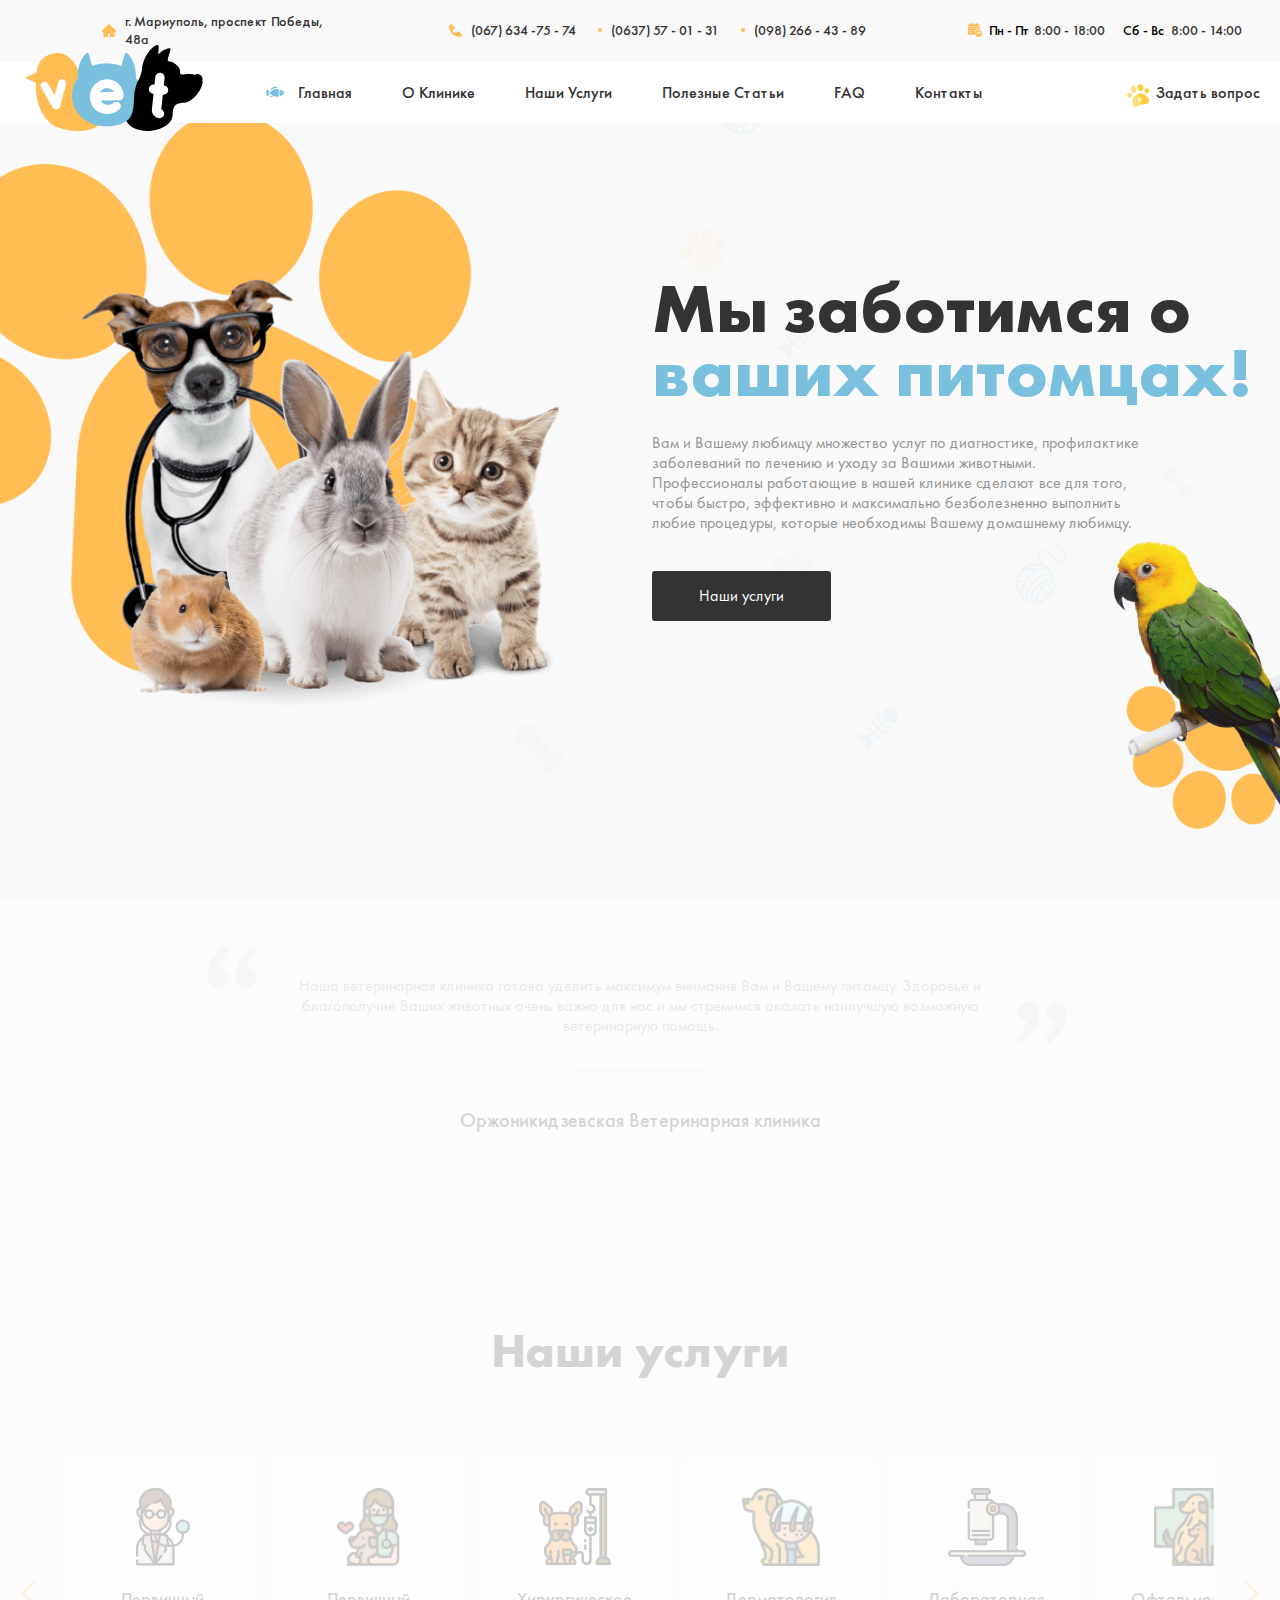
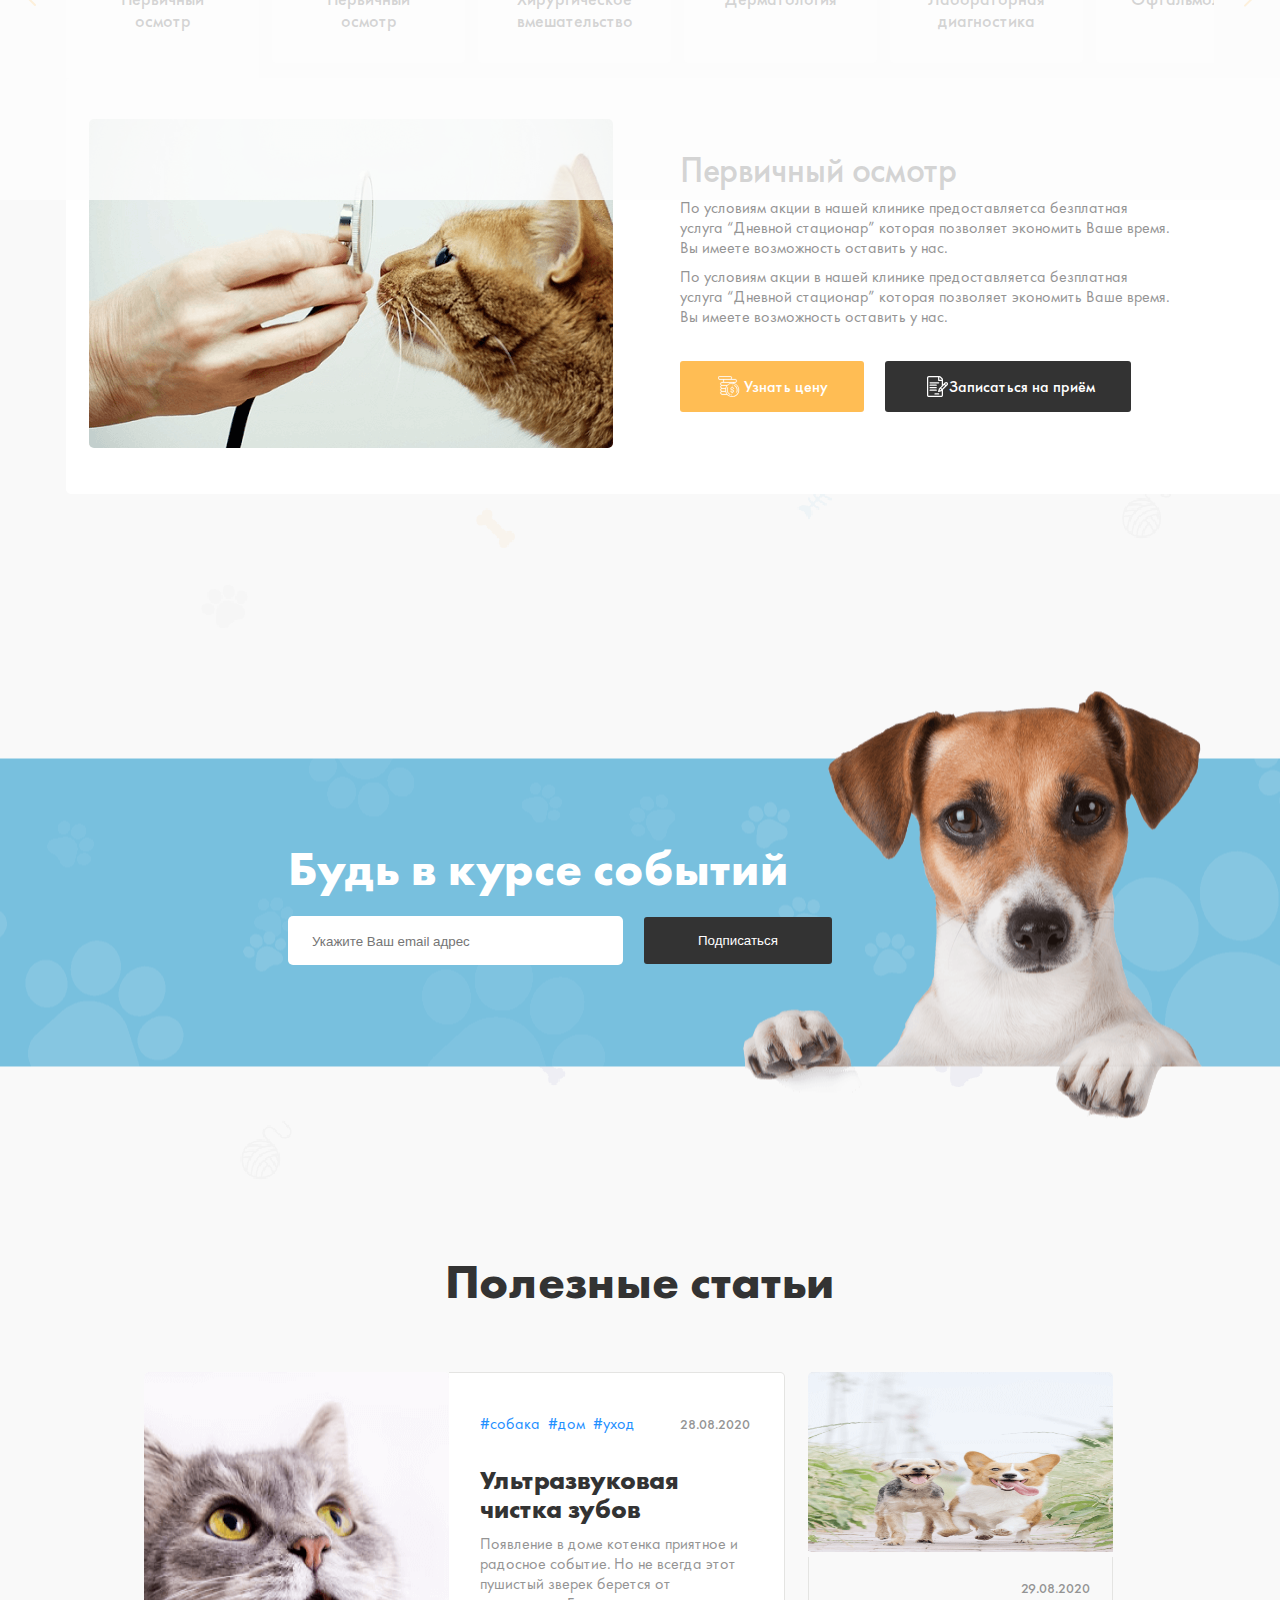
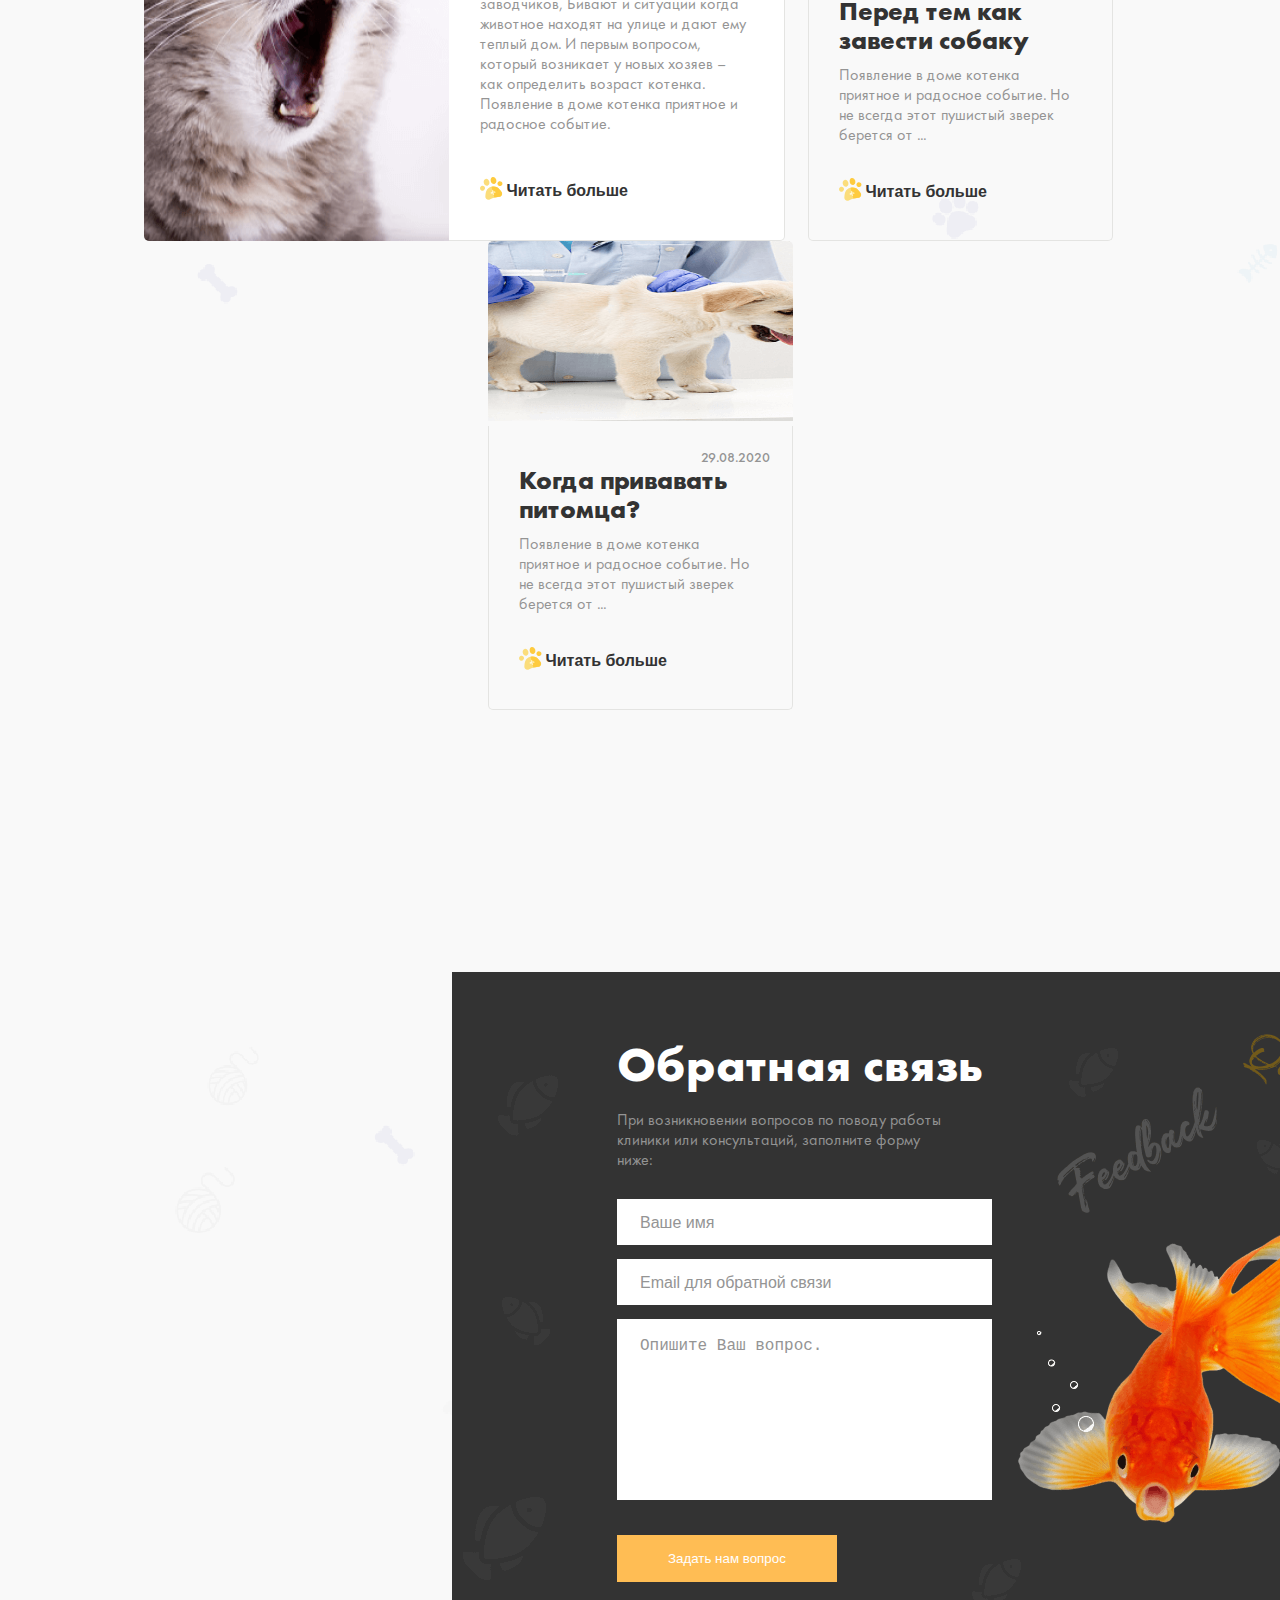
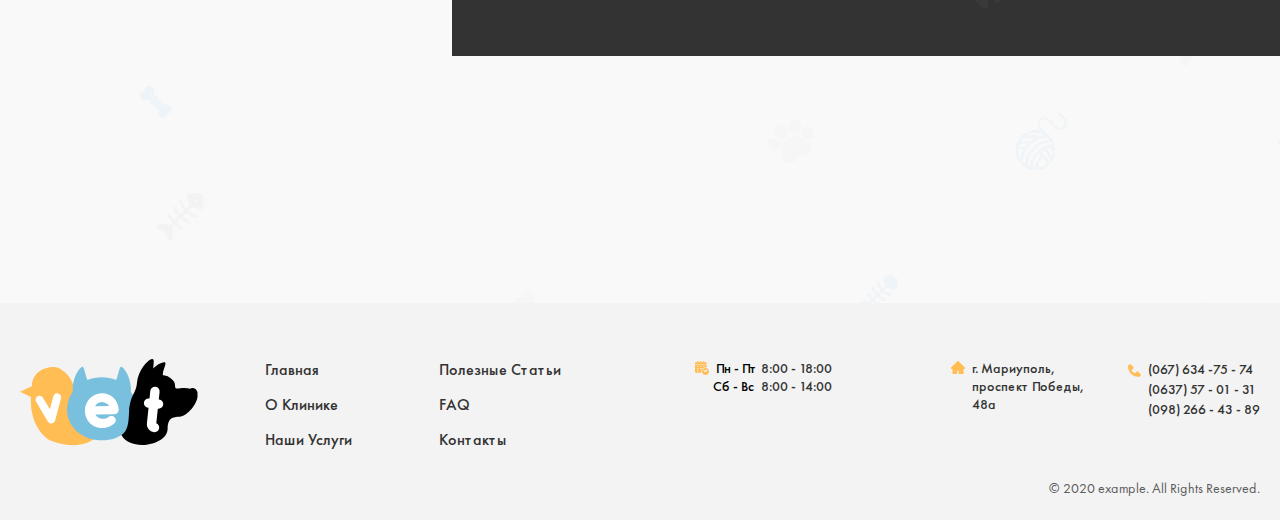
<file: index.html>
<!DOCTYPE html>
<html lang="ru">
<head>
  <meta charset="UTF-8">
  <meta http-equiv="X-UA-Compatible" content="IE=edge">
  <meta name="viewport" content="width=device-width, initial-scale=1.0">
  <title>Veterinary clinic</title>
  <link rel="stylesheet" href="css/style.css">
</head>
<body>

  <header class="site-header">
    <div class="site-header__top header-top">
      <div class="header-top__container container">
        <address class="header-top__address header-top__font">г. Мариуполь, проспект Победы, 48а</address>
        <ul class="header-top__list">
          <li class="header-top__item"><a href="tel:(067)634-75-74" class="header-top__tel header-top__font">(067) 634 -75 - 74</a></li>
          <li class="header-top__item"><a href="tel:(0637)57-01-31" class="header-top__tel header-top__font">(0637) 57 - 01 - 31</a></li>
          <li class="header-top__item"><a href="tel:(098)266-43-89" class="header-top__tel header-top__font">(098) 266 - 43 - 89</a></li>
        </ul>
        <div class="data-wrapper">
          <data value class="header-top__data data-first header-top__font"><span>Пн - Пт</span> 8:00 - 18:00</data>
          <data value class="header-top__data header-top__font"><span>Сб - Вс</span> 8:00 - 14:00</data>
        </div>
      </div>
    </div>

    <div class="site-header__bottom">
      <div class="site-header__container container">
        <div class="div">
          <a class="site-header__logo-link" href="index.html"><img class="site-header__logo" src="img/icon/logo.svg" alt="site-logo"></a>
        </div>
        <button class="site-header__burger"></button>
        <nav class="site-header__nav">
          <ul class="site-header__list">
          <li class="site-header__item site-header__item--active"><a class="site-header__link site-link" href="index.html">Главная</a></li>
          <li class="site-header__item"><a class="site-header__link site-link" href="#">О Клинике</a></li>
          <li class="site-header__item"><a class="site-header__link site-link" href="services.html">Наши Услуги</a></li>
          <li class="site-header__item"><a class="site-header__link site-link" href="#">Полезные Статьи</a></li>
          <li class="site-header__item"><a class="site-header__link site-link" href="FAQ.html">FAQ</a></li>
          <li class="site-header__item"><a class="site-header__link site-link" href="#">Контакты</a></li>
        </ul>
        </nav>
        <div class="header-btn">
          <a href="question.html" class="site-header__ask site-link js-open-modal">Задать вопрос</a>
        </div>
      </div>
    </div>  
  </header>
    
  <main class="site-main">
    <section class="hero">
      <div class="hero__container container">
        <div class="hero__content">
          <h1 class="hero__heading">Мы заботимся о <span>ваших питомцах!</span></h1>
        <div class="hero__desc">
          <p class="hero__text">Вам и Вашему любимцу множество услуг по диагностике, профилактике заболеваний по лечению и уходу за Вашими животными. Профессионалы работающие в нашей клинике сделают все для того, чтобы быстро, эффективно и максимально безболезненно выполнить любие процедуры, которые необходимы Вашему домашнему любимцу.</p>
        </div>
        <div class="hero__link-wrap">
          <a href="#our-services" class="hero__link button">Наши услуги</a>
        </div>
        </div>
      </div>
    </section>

    <section class="features">
      <h2 class="visually-hidden">Zoo</h2>
      <div class="features__container container">
        <div class="features__content">
          <blockquote class="features__bl">Наша ветеринарная клиника готова уделить максимум внимания Вам и Вашему питамцу. Здоровье и благополучие Ваших животных очень важно для нас и мы стремимся оказать наилучшую возможную ветеринарную помощь.</blockquote>
        </div>
        <p class="features__desc">Оржоникидзевская Ветеринарная клиника</p>
      </div>
    </section>

    <section class="our-services">
      <div class="container" id="our-services">
        <div class="our-services__container">
          <h2 class="our-services__heading">Наши услуги</h2>
          <div class="our-services__menu">
            <div class="our-services__cards">
              <button class="our-service__button our-service__button--prev"></button>
              <button class="our-service__button our-service__button--next"></button>
              <ol class="our-services__list">
                <li class="our-services__item our-service our-service--active">
                  <a href="#" class="our-service__link">
                    <p class="our-service__desc">Первичный осмотр</p>
                  </a>
                </li>

                <li class="our-services__item our-service">
                  <a href="#" class="our-service__link">
                    <p class="our-service__desc">Первичный осмотр</p>
                  </a>
                </li>

                <li class="our-services__item our-service">
                  <a href="#" class="our-service__link">
                    <p class="our-service__desc">Хирургическое вмешательство</p>
                  </a>
                </li>

                <li class="our-services__item our-service">
                  <a href="#" class="our-service__link">
                    <p class="our-service__desc">Дерматология</p>
                  </a>
                </li>

                <li class="our-services__item our-service">
                  <a href="#" class="our-service__link">
                    <p class="our-service__desc">Лабораторная диагностика</p>
                  </a>
                </li>

                <li class="our-services__item our-service">
                  <a href="#" class="our-service__link">
                    <p class="our-service__desc">Офтальмология</p>
                  </a>
                </li>

                <li class="our-services__item our-service">
                  <a href="#" class="our-service__link">
                    <p class="our-service__desc">УЗИ
                      диагностика</p>
                  </a>
                </li>
                <li class="our-services__item our-service">
                  <a href="#" class="our-service__link">
                    <p class="our-service__desc">Чипирование</p>
                  </a>
                </li>
                <li class="our-services__item our-service">
                  <a href="#" class="our-service__link">
                    <p class="our-service__desc">Международные паспорта</p>
                  </a>
                </li>
                <li class="our-services__item our-service">
                  <a href="#" class="our-service__link">
                    <p class="our-service__desc">Вакцинация</p>
                  </a>
                </li>
                <li class="our-services__item our-service">
                  <a href="#" class="our-service__link">
                    <p class="our-service__desc">Стоматология</p>
                  </a>
                </li>

                <li class="our-services__item our-service">
                  <a href="#" class="our-service__link">
                    <p class="our-service__desc">Вызов на дом</p>
                  </a>
                </li>
                
              </ol>
            </div>

            <div class="our-services__content">
              <div class="services-content__img">
                <img src="/img/cat.png" alt=" " class="services-content__image" width="524" height="329" srcset="/img/cat.png 1x, /img/cat@2x.png 2x">
              </div>
              <div class="services-content__service">
                <h2 class="services-content__heading">Первичный осмотр</h2>
                <p class="services-content__text">По условиям акции в нашей клинике предоставляетса безплатная услуга “Дневной стационар” которая позволяет экономить Ваше время. Вы имеете возможность оставить у нас.</p>
                <p class="services-content__text services-content__last-txt">По условиям акции в нашей клинике предоставляетса безплатная услуга “Дневной стационар” которая позволяет экономить Ваше время. Вы имеете возможность оставить у нас.</p>
                <div class="services-content__btns">
                  <a href="#" class="button services-content__link button-light price-btn">Узнать цену</a><a href="#" class="button services-content__link document-btn">Записаться на приём</a>
                </div>
              </div>
            </div>
            
          </div>
        </div>
        
      </div>
    </section>

    <section class="cute-dog">
        <div class="cute-dog__container container">
          <div class="cute-dog__inner">
            <h2 class="visually-hidden">Счастливый питомец</h2>
            <p class="cute-dog__heading">Будь в курсе событий</p>
            <form class="cute-dog__form site-form" action="https://echo.htmlacademy.ru" method="POST">        
              <input class="cute-dog__input" name="email_address" type="email" aria-label="Email address" pattern="^([a-z0-9_\.-]+)@([\da-z\.-]+)\.([a-z\.]{2,6})$" placeholder="Укажите Ваш email адрес">
              <button type="submit" class="button cute-dog__btn">Подписаться</button>
            </form>
          </div>
            
        </div>
      
    </section>

    <section class="useful-articles">
      <div class="useful-articles__container container">
        <h2 class="useful-articles__heading">Полезные статьи</h2>
        <ul class="useful-articles__list">
          <li class="useful-articles__item article-card article-card--active">
            <img class="article-card__img article-card__img-big" src="/img/murka.png" alt=" " srcset="/img/murka.png 1x, /img/murka@2x.png 2x" width="305" height="180">
            <!-- <img class="article-card__img article-card__img-mini" src="/img/murka-default.png" alt=" " srcset="/img/murka-default.png 1x, /img/murka-default@2x.png 2x" width="305" height="180"> -->
            <div class="article-card__content">
              <div class="article-card__tags-date">
                <ul class="article-card__tags">
                  <li class="article-card__tag">
                    <a href="#" class="article-card__tag-link">#собака</a></li>
                  <li class="article-card__tag">
                    <a href="#" class="article-card__tag-link">#дом</a>
                  </li>
                  <li class="article-card__tag">
                    <a href="#" class="article-card__tag-link">#уход</a>
                  </li>
                </ul>
                <time class="article-card__date" datetime="2020-08-28">28.08.2020</time>
              </div>
              <div class="article-card__title">
                <h3 class="article-card__heading">Ультразвуковая чистка зубов</h3>
              </div>
              <div class="article-card__desc-wrapper">
                <p class="article-card__desc">Появление в доме котенка приятное и радосное событие. Но не всегда этот пушистый зверек берется от ...</p>
                <p class="article-card__long-desc">
                  Появление в доме котенка приятное и радосное событие. Но не всегда этот пушистый зверек берется от заводчиков, Бивают и ситуации когда животное находят на улице и дают ему теплый дом. И первым вопросом, который возникает у новых хозяев – как определить возраст котенка. Появление в доме котенка приятное и радосное событие.
                </p>
              </div>
              <button class="article-card__btn special-btn">Читать больше</button>
            </div>
          </li>

          <li class="useful-articles__item article-card">
            <img class="article-card__img article-card__img-big" src="/img/two-dogs-big.png" alt=" " srcset="/img/two-dogs-big.png 1x, /img/two-dogs-big@2x.png 2x" width="305" height="180">
            <!-- <img class="article-card__img article-card__img-mini" src="/img/two-dogs-mini.png" alt=" " srcset="/img/two-dogs-mini.png 1x, /img/two-dogs-mini@2x.png 2x" width="305" height="180"> -->
            <div class="article-card__content">
              <div class="article-card__tags-date">
                <ul class="article-card__tags">
                  <li class="article-card__tag">
                    <a href="#" class="article-card__tag-link">#собака</a></li>
                  <li class="article-card__tag">
                    <a href="#" class="article-card__tag-link">#дом</a>
                  </li>
                  <li class="article-card__tag">
                    <a href="#" class="article-card__tag-link">#уход</a>
                  </li>
                </ul>
                <time class="article-card__date" datetime="2020-08-29">29.08.2020</time>
              </div>
              <div class="article-card__title">
                <h3 class="article-card__heading">Перед тем как завести собаку</h3>
              </div>
              <div class="article-card__desc-wrapper">
                <p class="article-card__desc">Появление в доме котенка приятное и радосное событие. Но не всегда этот пушистый зверек берется от ...</p>
                <p class="article-card__long-desc">
                  Появление в доме котенка приятное и радосное событие. Но не всегда этот пушистый зверек берется от заводчиков, Бивают и ситуации когда животное находят на улице и дают ему теплый дом. И первым вопросом, который возникает у новых хозяев – как определить возраст котенка. Появление в доме котенка приятное и радосное событие.
                </p>
              </div>
              <button class="article-card__btn special-btn">Читать больше</button>
            </div>
          </li>

          <li class="useful-articles__item article-card">
            <img class="article-card__img article-card__img-big" src="/img/labrador-big.png" alt=" " srcset="/img/labrador-big.png 1x, /img/labrador-big@2x.png 2x" width="305" height="180">
            <!-- <img class="article-card__img article-card__img-mini" src="/img/labrador-mini.png" alt=" " srcset="/img/labrador-mini.png 1x, /img/labrador-mini@2x.png 2x" width="305" height="180"> -->
            <div class="article-card__content">
              <div class="article-card__tags-date">
                <ul class="article-card__tags">
                  <li class="article-card__tag">
                    <a href="#" class="article-card__tag-link">#собака</a></li>
                  <li class="article-card__tag">
                    <a href="#" class="article-card__tag-link">#дом</a>
                  </li>
                  <li class="article-card__tag">
                    <a href="#" class="article-card__tag-link">#уход</a>
                  </li>
                </ul>
                <time class="article-card__date" datetime="2020-08-29">29.08.2020</time>
              </div>
              <div class="article-card__title">
                <h3 class="article-card__heading">Когда привавать питомца?</h3>
              </div>
              <div class="article-card__desc-wrapper">
                <p class="article-card__desc">Появление в доме котенка приятное и радосное событие. Но не всегда этот пушистый зверек берется от ...</p>
                <p class="article-card__long-desc">
                  Появление в доме котенка приятное и радосное событие. Но не всегда этот пушистый зверек берется от заводчиков, Бивают и ситуации когда животное находят на улице и дают ему теплый дом. И первым вопросом, который возникает у новых хозяев – как определить возраст котенка. Появление в доме котенка приятное и радосное событие.
                </p>
              </div>
              <button class="article-card__btn special-btn">Читать больше</button>
            </div>
          </li>
          
        </ul>
      </div>
    </section>

    <!-- FEEDBCK -->
    <section class="index-feedback">
      <div class="index-feedback__container">
          <iframe src="https://www.google.com/maps/embed?pb=!1m18!1m12!1m3!1d867267.5924028732!2d34.33159144748002!3d31.885832302776016!2m3!1f0!2f0!3f0!3m2!1i1024!2i768!4f13.1!3m3!1m2!1s0x151cf2d28866bdd9%3A0xee17a001d166f686!2z0J_QsNC70LXRgdGC0LjQvdCw!5e0!3m2!1sru!2s!4v1624372943506!5m2!1sru!2s" width="462" height="663" style="border:0;" allowfullscreen="" loading="lazy"></iframe>

        <div class="index-feedback__form">
          <div class="index-feedback__forma feedback-form">
            <h2 class="feedback-form__heading">Обратная связь</h2>
            <p class="feedback-form__desc">
              При возникновении вопросов по поводу работы клиники или консультаций, заполните форму ниже:
            </p>
            <form class="feedback-form__form" action="https://echo.htmlacademy.ru" method="POST">        
              <label class="visually-hidden" for="name">Name</label>
              <input class="feedback-form__input" id="name" type="text" name="name" required placeholder="Ваше имя">
              <label class="visually-hidden" for="email">Email</label>
              <input type="email" class="feedback-form__input" name="email" id="email" required placeholder="Email для обратной связи" pattern="^([a-z0-9_\.-]+)@([\da-z\.-]+)\.([a-z\.]{2,6})$">
              <label class="visually-hidden" for="message">Message</label>
              <textarea class="feedback-form__message" name="message" id="message" cols="30" rows="10" required placeholder="Опишите Ваш вопрос."></textarea>
              <button type="submit" class="button feedback-form__btn button-light">Задать нам вопрос</button>
            </form>
          </div>
        </div>
      </div>
    </section>
  </main>
    
  <footer class="site-footer">
    <div class="site-footer__container container">
      <div class="site-footer__inner">
        <a href="#" class="site-footer__logo">
          <img src="/img/icon/logo.svg" alt="logotip" class="site-footer__logotip">
        </a>
        <ul class="site-footer__first-menu">
          <li class="site-footer__item"><a href="#" class="site-footer__link site-link">Главная</a></li>
          <li class="site-footer__item"><a href="#" class="site-footer__link site-link">О Клинике</a></li>
          <li class="site-footer__item"><a href="#" class="site-footer__link site-link">Наши Услуги</a></li>
        </ul>
  
        <ul class="site-footer__menu">
          <li class="site-footer__item"><a href="#" class="site-footer__link site-link">Полезные Статьи</a></li>
          <li class="site-footer__item"><a href="#" class="site-footer__link site-link">FAQ</a></li>
          <li class="site-footer__item"><a href="#" class="site-footer__link site-link">Контакты</a></li>
        </ul>
        <div class="site-footer__dates">
          <data value class="site-footer__data header-top__font data-first"> <span>Пн - Пт </span> 8:00 - 18:00</data>
          <data value class="site-footer__data header-top__font"> <span>Сб - Вс </span> 8:00 - 14:00</data>
        </div>
        <div class="site-footer__address">
          <address class="site-footer__address header-top__font">г. Мариуполь, проспект Победы, 48а</address>
        </div>
          <ul class="site-footer__list">
            <li class="site-footer__tel footer-tel"><a href="tel:(067)634-75-74" class="header-top__tel header-top__font">(067) 634 -75 - 74</a></li>
            <li class="site-footer__tel"><a href="tel:(0637)57-01-31" class="header-top__tel header-top__font">(0637) 57 - 01 - 31</a></li>
            <li class="site-footer__tel"><a href="tel:(098)266-43-89" class="header-top__tel header-top__font">(098) 266 - 43 - 89</a></li>
          </ul>
      </div>
      <p class="copyright">© 2020 example. All Rights Reserved.</p>
    </div>
    
    
  </footer>

  <section class="modal-window">
    <div class="modal-window__wrapper">
      <button class="modal-window__close-btn js-close-modal"></button>
      <div class="modal-window__container">
        <!-- authorisation => authorisation -->
        <div class="modal-window__authorisation">
          <p class="modal-window__authorisation-desc">
            Авторизация:
          </p>
          <a class="modal-window__link google-link" href="https://www.google.com" target="_blank">Войти через Google</a>
          <a class="modal-window__link facebook-link" href="https://www.facebook.com" target="_blank">Войти через Facebook</a>
        </div>
        <div class="modal-window__questions">
          <h2 class="modal-window__heading">Задать вопрос</h2>
          <form class="modal-window__form" action="https://echo.htmlacademy.ru" method="POST">        
            <label class="visually-hidden" for="question_name">Ваше имя</label>
            <input class="modal-window__input name-input" id="question_name" type="text" name="name" required placeholder="Ваше имя">
  
            <label class="visually-hidden" for="question">Опишите Ваш вопрос.</label>
            <textarea class="modal-window__input message-input" name="question" id="question" cols="30" rows="10" required placeholder="Опишите Ваш вопрос."></textarea>
            <button class="modal-window__submit-btn" type="submit">Отправить</button>
          </form>
        </div>
      </div>
    </div>
  </section>
  <script src="script/main.js"></script>
</body>
</html>
</file>
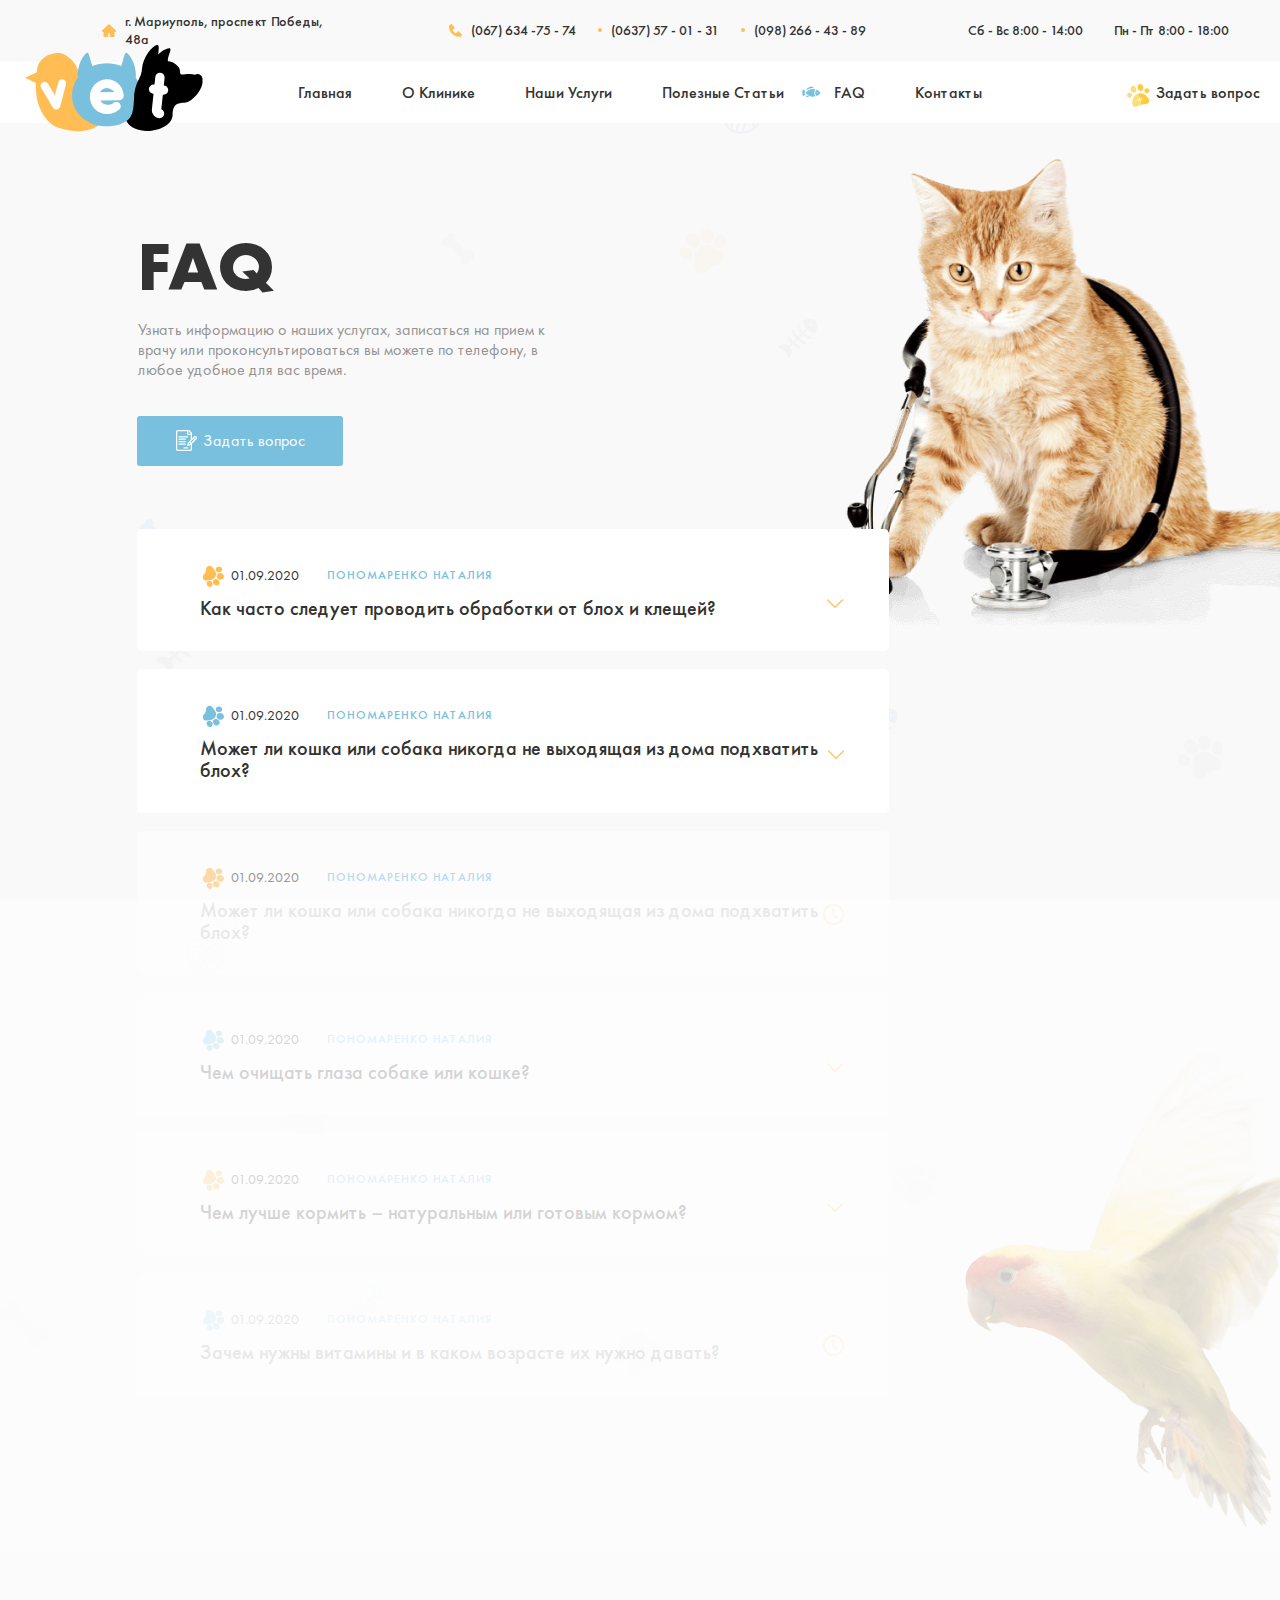
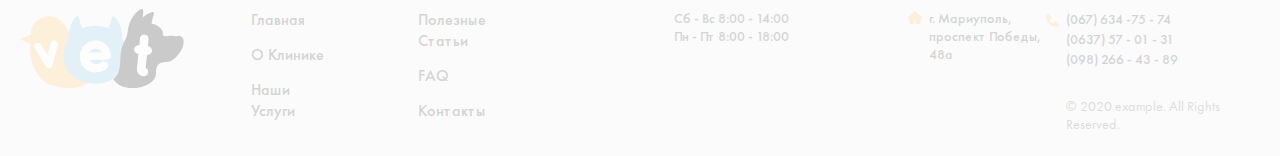
<file: FAQ.html>
<!DOCTYPE html>
<html lang="ru">
<head>
  <meta charset="UTF-8">
  <meta http-equiv="X-UA-Compatible" content="IE=edge">
  <meta name="viewport" content="width=device-width, initial-scale=1.0">
  <title>Document</title>
  <link rel="stylesheet" href="/css/style.css">
</head>
<body>
  <header class="site-header">
    <div class="site-header__top header-top">
      <div class="header-top__container container">
        <address class="header-top__address header-top__font">г. Мариуполь, проспект Победы, 48а</address>
        <ul class="header-top__list">
          <li class="header-top__item"><a href="tel:(067)634-75-74" class="header-top__tel header-top__font">(067) 634 -75 - 74</a></li>
          <li class="header-top__item"><a href="tel:(0637)57-01-31" class="header-top__tel header-top__font">(0637) 57 - 01 - 31</a></li>
          <li class="header-top__item"><a href="tel:(098)266-43-89" class="header-top__tel header-top__font">(098) 266 - 43 - 89</a></li>
        </ul>
        <div class="data-wrapper">
          <data value class="header-top__data data-firs header-top__font">Сб - Вс 8:00 - 14:00</data>
          <data value class="header-top__data header-top__font">Пн - Пт 8:00 - 18:00</data>
        </div>
      </div>
    </div>

    <div class="site-header__bottom">
      <div class="site-header__container container">
        <div class="div">
          <a class="site-header__logo-link" href="index.html"><img class="site-header__logo" src="img/icon/logo.svg" alt="site-logo"></a>
        </div>
        <nav class="site-header__nav">
          <ul class="site-header__list">
          <li class="site-header__item"><a class="site-header__link site-link" href="index.html">Главная</a></li>
          <li class="site-header__item"><a class="site-header__link site-link" href="#">О Клинике</a></li>
          <li class="site-header__item"><a class="site-header__link site-link" href="services.html">Наши Услуги</a></li>
          <li class="site-header__item"><a class="site-header__link site-link" href="#">Полезные Статьи</a></li>
          <li class="site-header__item site-header__item--active"><a class="site-header__link site-link" href="#">FAQ</a></li>
          <li class="site-header__item"><a class="site-header__link site-link" href="#">Контакты</a></li>
        </ul>
        </nav>
        <div class="header-btn">
          <a href="question.html" class="site-header__ask site-link js-open-modal">Задать вопрос</a>
        </div>
      </div>
    </div>  
  </header>
  <main class="services-main faq-main">
    <section class="services-hero faq-hero">
      <div class="services-hero__container container">
        <div class="services-hero__title">
          <div class="services-hero__content">
            <h1 class="services-hero__heading">FAQ</h1>
            <p class="services-hero__desc faq-hero__desc">Узнать информацию о наших услугах, записаться на прием к врачу или проконсультироваться вы можете по телефону, в любое удобное для вас время.</p>
            <a href="questioherons.html" class="faq-hero__btn button">Задать вопрос</a>
          </div>
        </div>
          
        <section class="faq-hero__lists">
          <div class="services-hero__title">
            <ul class="faq-hero__grid">
              <li class="faq-hero__card">
                <div class="faq-hero__data-link">
                  <time class="faq-hero__data" datetime="2020-09-01">01.09.2020</time>
                  <a href="#" class="data-hero__link">Пономаренко Наталия</a>
                </div>
                <div class="faq-hero__card-header">
                  <h3 class="faq-hero__card-heading">Как часто следует проводить обработки от блох и клещей?</h3>
                  <span class="waiting-clock"></span>
                  <button class="faq-hero__card-btn js-faq-btn" type="button"></button>
                </div>
                <p class="faq-hero__card-desc">
                  Самые качественные капли от блох и клещей как правило действуют не более одного месяца. Поэтому собак и кошек следует обрабатывать от блох именно с такой периодичностью. Обработки противопаразитарными каплями особенно актуальны для собак в период с марта по декабрь, когда активизируют свою активность клещи. Подобрать препарат от блох и клещей Вам помогут в ветеринарном комплексе “Передовой”. Также здесь Вам помогут в расчёте дозировки этих препаратов.
                </p>
              </li>

              <li class="faq-hero__card">
                <div class="faq-hero__data-link">
                  <time class="faq-hero__data even-date" datetime="2020-09-01">01.09.2020</time>
                  <a href="#" class="data-hero__link">Пономаренко Наталия</a>
                </div>
                <div class="faq-hero__card-header">
                  <h3 class="faq-hero__card-heading">Может ли кошка или собака никогда не выходящая из дома подхватить блох?</h3>
                  <span class="waiting-clock"></span>
                  <button class="faq-hero__card-btn js-faq-btn" type="button"></button>
                </div>
                <p class="faq-hero__card-desc">
                  Самые качественные капли от блох и клещей как правило действуют не более одного месяца. Поэтому собак и кошек следует обрабатывать от блох именно с такой периодичностью. Обработки противопаразитарными каплями особенно актуальны для собак в период с марта по декабрь, когда активизируют свою активность клещи. Подобрать препарат от блох и клещей Вам помогут в ветеринарном комплексе “Передовой”. Также здесь Вам помогут в расчёте дозировки этих препаратов.
                </p>
              </li>

              <li class="faq-hero__card faq-hero__card--waiting">
                <div class="faq-hero__data-link">
                  <time class="faq-hero__data" datetime="2020-09-01">01.09.2020</time>
                  <a href="#" class="data-hero__link">Пономаренко Наталия</a>
                </div>
                <div class="faq-hero__card-header">
                  <h3 class="faq-hero__card-heading">Может ли кошка или собака никогда не выходящая из дома подхватить блох?</h3>
                  <span class="waiting-clock"></span>
                  <button class="faq-hero__card-btn js-faq-btn" type="button"></button>
                </div>
                <p class="faq-hero__card-desc">
                  Самые качественные капли от блох и клещей как правило действуют не более одного месяца. Поэтому собак и кошек следует обрабатывать от блох именно с такой периодичностью. Обработки противопаразитарными каплями особенно актуальны для собак в период с марта по декабрь, когда активизируют свою активность клещи. Подобрать препарат от блох и клещей Вам помогут в ветеринарном комплексе “Передовой”. Также здесь Вам помогут в расчёте дозировки этих препаратов.
                </p>
              </li>

              <li class="faq-hero__card">
                <div class="faq-hero__data-link">
                  <time class="faq-hero__data even-date" datetime="2020-09-01">01.09.2020</time>
                  <a href="#" class="data-hero__link">Пономаренко Наталия</a>
                </div>
                <div class="faq-hero__card-header">
                  <h3 class="faq-hero__card-heading">Чем очищать глаза собаке или кошке?</h3>
                  <span class="waiting-clock"></span>
                  <button class="faq-hero__card-btn js-faq-btn" type="button"></button>
                </div>
                <p class="faq-hero__card-desc">
                  Самые качественные капли от блох и клещей как правило действуют не более одного месяца. Поэтому собак и кошек следует обрабатывать от блох именно с такой периодичностью. Обработки противопаразитарными каплями особенно актуальны для собак в период с марта по декабрь, когда активизируют свою активность клещи. Подобрать препарат от блох и клещей Вам помогут в ветеринарном комплексе “Передовой”. Также здесь Вам помогут в расчёте дозировки этих препаратов.
                </p>
              </li>

              <li class="faq-hero__card">
                <div class="faq-hero__data-link">
                  <time class="faq-hero__data" datetime="2020-09-01">01.09.2020</time>
                  <a href="#" class="data-hero__link">Пономаренко Наталия</a>
                </div>
                <div class="faq-hero__card-header">
                  <h3 class="faq-hero__card-heading">Чем лучше кормить – натуральным или готовым кормом?</h3>
                  <span class="waiting-clock"></span>
                  <button class="faq-hero__card-btn js-faq-btn" type="button"></button>
                </div>
                <p class="faq-hero__card-desc">
                  Самые качественные капли от блох и клещей как правило действуют не более одного месяца. Поэтому собак и кошек следует обрабатывать от блох именно с такой периодичностью. Обработки противопаразитарными каплями особенно актуальны для собак в период с марта по декабрь, когда активизируют свою активность клещи. Подобрать препарат от блох и клещей Вам помогут в ветеринарном комплексе “Передовой”. Также здесь Вам помогут в расчёте дозировки этих препаратов.
                </p>
              </li>

              <li class="faq-hero__card faq-hero__card--waiting">
                <div class="faq-hero__data-link">
                  <time class="faq-hero__data even-date" datetime="2020-09-01">01.09.2020</time>
                  <a href="#" class="data-hero__link">Пономаренко Наталия</a>
                </div>
                <div class="faq-hero__card-header">
                  <h3 class="faq-hero__card-heading">Зачем нужны витамины и в каком возрасте их нужно давать?</h3>
                  <span class="waiting-clock"></span>
                  <button class="faq-hero__card-btn js-faq-btn" type="button"></button>
                </div>
                <p class="faq-hero__card-desc">
                  Самые качественные капли от блох и клещей как правило действуют не более одного месяца. Поэтому собак и кошек следует обрабатывать от блох именно с такой периодичностью. Обработки противопаразитарными каплями особенно актуальны для собак в период с марта по декабрь, когда активизируют свою активность клещи. Подобрать препарат от блох и клещей Вам помогут в ветеринарном комплексе “Передовой”. Также здесь Вам помогут в расчёте дозировки этих препаратов.
                </p>
              </li>
            </ul>
          </div>
        </section>
      </div>
    </section>

    
  </main>

  <!-- FOOTER -->

  <footer class="site-footer">
    <div class="site-footer__container container">
      <div class="site-footer__inner">
        <a href="#" class="site-footer__logo">
          <img src="/img/icon/logo.svg" alt="logotip" class="site-footer__logotip">
        </a>
        <ul class="site-footer__first-menu">
          <li class="site-footer__item"><a href="#" class="site-footer__link site-link">Главная</a></li>
          <li class="site-footer__item"><a href="#" class="site-footer__link site-link">О Клинике</a></li>
          <li class="site-footer__item"><a href="#" class="site-footer__link site-link">Наши Услуги</a></li>
        </ul>
  
        <ul class="site-footer__menu">
          <li class="site-footer__item"><a href="#" class="site-footer__link site-link">Полезные Статьи</a></li>
          <li class="site-footer__item"><a href="#" class="site-footer__link site-link">FAQ</a></li>
          <li class="site-footer__item"><a href="#" class="site-footer__link site-link">Контакты</a></li>
        </ul>
        <div class="site-footer__dates">
          <data value class="site-footer__data data-firs header-top__font">Сб - Вс 8:00 - 14:00</data>
            <data value class="site-footer__data header-top__font">Пн - Пт 8:00 - 18:00</data>
        </div>
        <div class="site-footer__address">
          <address class="site-footer__address header-top__font">г. Мариуполь, проспект Победы, 48а</address>
        </div>
        <div class="site-footer__list-copyright">
          <ul class="site-footer__list">
            <li class="site-footer__tel footer-tel"><a href="tel:(067)634-75-74" class="header-top__tel header-top__font">(067) 634 -75 - 74</a></li>
            <li class="site-footer__tel"><a href="tel:(0637)57-01-31" class="header-top__tel header-top__font">(0637) 57 - 01 - 31</a></li>
            <li class="site-footer__tel"><a href="tel:(098)266-43-89" class="header-top__tel header-top__font">(098) 266 - 43 - 89</a></li>
          </ul>
          <p class="copyright">© 2020 example. All Rights Reserved.</p>
        </div>
      </div>
    </div>
    
    
  </footer>
  <section class="modal-window">
    <div class="modal-window__wrapper">
      <button class="modal-window__close-btn js-close-modal"></button>
      <div class="modal-window__container">
        <!-- authorisation => authorisation -->
        <div class="modal-window__authorisation">
          <p class="modal-window__authorisation-desc">
            Авторизация:
          </p>
          <a class="modal-window__link google-link" href="https://www.google.com" target="_blank">Войти через Google</a>
          <a class="modal-window__link facebook-link" href="https://www.facebook.com" target="_blank">Войти через Facebook</a>
        </div>
        <div class="modal-window__questions">
          <h2 class="modal-window__heading">Задать вопрос</h2>
          <form class="modal-window__form" action="https://echo.htmlacademy.ru" method="POST">        
            <label class="visually-hidden" for="name">Ваше имя</label>
            <input class="modal-window__input name-input" id="name" type="text" name="name" required placeholder="Ваше имя">
  
            <label class="visually-hidden" for="question">Опишите Ваш вопрос.</label>
            <textarea class="modal-window__input message-input" name="question" id="question" cols="30" rows="10" required placeholder="Опишите Ваш вопрос."></textarea>
            <button class="modal-window__submit-btn" type="submit">Отправить</button>
          </form>
        </div>
      </div>
    </div>
  </section>
  <script src="script/main.js"></script>
</body>
</html>
</file>
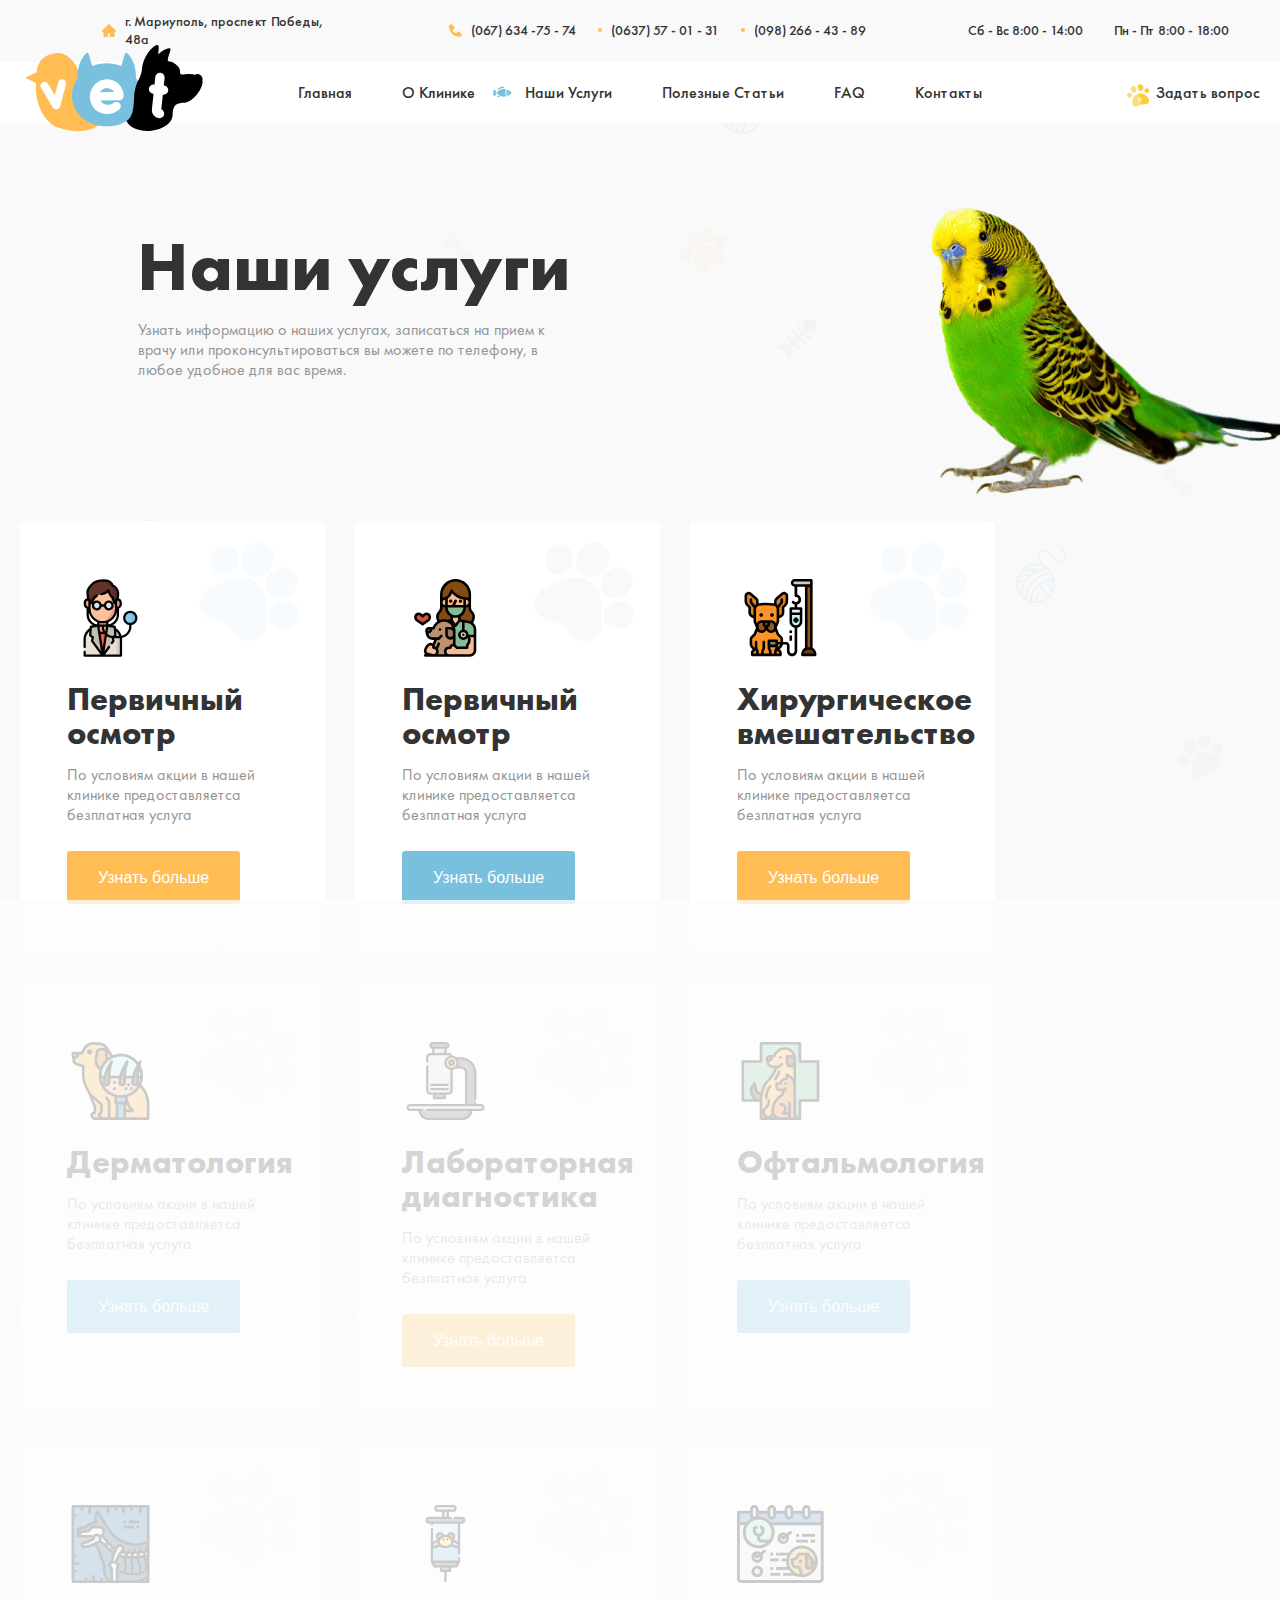
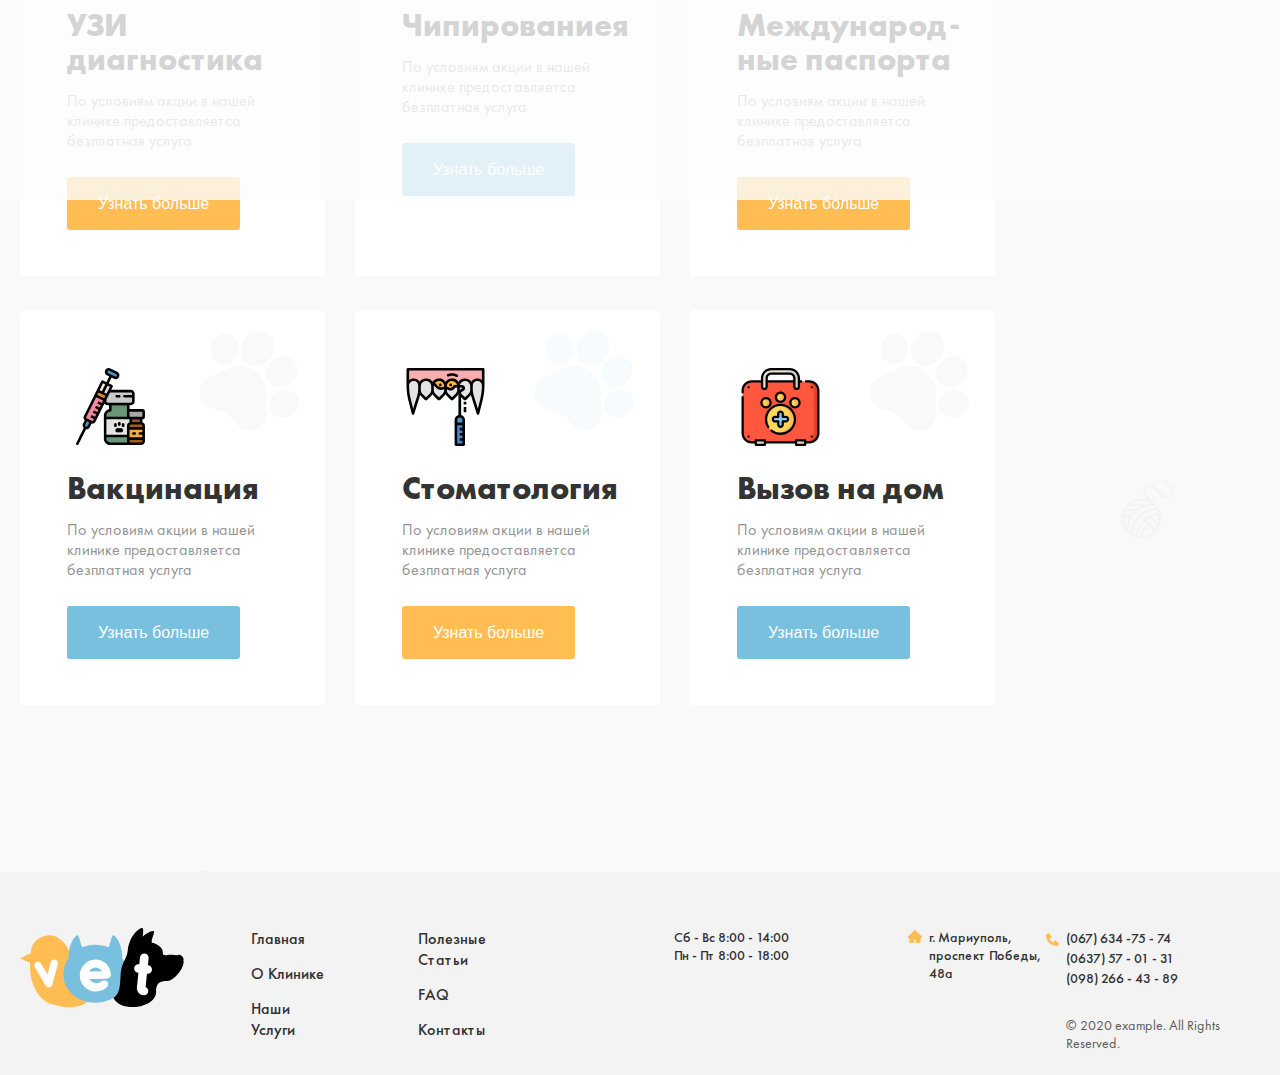
<file: services.html>
<!DOCTYPE html>
<html lang="ru">
<head>
  <meta charset="UTF-8">
  <meta http-equiv="X-UA-Compatible" content="IE=edge">
  <meta name="viewport" content="width=device-width, initial-scale=1.0">
  <title>Document</title>
  <link rel="stylesheet" href="./css/style.css">
</head>
<body>

  <header class="site-header">
    <div class="site-header__top header-top">
      <div class="header-top__container container">
        <address class="header-top__address header-top__font">г. Мариуполь, проспект Победы, 48а</address>
        <ul class="header-top__list">
          <li class="header-top__item"><a href="tel:(067)634-75-74" class="header-top__tel header-top__font">(067) 634 -75 - 74</a></li>
          <li class="header-top__item"><a href="tel:(0637)57-01-31" class="header-top__tel header-top__font">(0637) 57 - 01 - 31</a></li>
          <li class="header-top__item"><a href="tel:(098)266-43-89" class="header-top__tel header-top__font">(098) 266 - 43 - 89</a></li>
        </ul>
        <div class="data-wrapper">
          <data value class="header-top__data data-firs header-top__font">Сб - Вс 8:00 - 14:00</data>
          <data value class="header-top__data header-top__font">Пн - Пт 8:00 - 18:00</data>
        </div>
      </div>
    </div>

    <div class="site-header__bottom">
      <div class="site-header__container container">
        <div class="div">
          <a class="site-header__logo-link" href="index.html"><img class="site-header__logo" src="img/icon/logo.svg" alt="site-logo"></a>
        </div>
        <nav class="site-header__nav">
          <ul class="site-header__list">
          <li class="site-header__item"><a class="site-header__link site-link" href="index.html">Главная</a></li>
          <li class="site-header__item"><a class="site-header__link site-link" href="#">О Клинике</a></li>
          <li class="site-header__item site-header__item--active"><a class="site-header__link site-link" href="services.html">Наши Услуги</a></li>
          <li class="site-header__item"><a class="site-header__link site-link" href="#">Полезные Статьи</a></li>
          <li class="site-header__item"><a class="site-header__link site-link" href="FAQ.html">FAQ</a></li>
          <li class="site-header__item"><a class="site-header__link site-link" href="#">Контакты</a></li>
        </ul>
        </nav>
        <div class="header-btn">
          <a href="question.html" class="site-header__ask site-link js-open-modal">Задать вопрос</a>
        </div>
      </div>
    </div>  
  </header>

  <main class="services-main">
    <section class="services-hero">
      <div class="services-hero__container container">
        <div class="services-hero__title">
          <h1 class="services-hero__heading">Наши услуги</h1>
          <p class="services-hero__desc">Узнать информацию о наших услугах, записаться на прием к врачу или проконсультироваться вы можете по телефону, в любое удобное для вас время.</p>
        </div>
      </div>
    </section>

    <section class="service-our-services">
      <div class="service-our-services__container container">
        <ul class="service-our-services__list">
          <li class="service-our-services__item our-service-item">
            <img src="./img/doctor1.svg" alt="img" class="our-service-item__img" width="87" height="78">
            <h3 class="our-service-item__heading">Первичный осмотр</h3>
            <p class="our-service-item__text">По условиям акции в нашей клинике предоставляетса безплатная услуга</p>
            <button class="card-button button-second .our-service-item__btn">Узнать больше</button>
          </li>
          <li class="service-our-services__item our-service-item">
            <img src="./img/doctorise.svg" alt="img" class="our-service-item__img" width="87" height="78">
            <h3 class="our-service-item__heading">Первичный осмотр</h3>
            <p class="our-service-item__text">По условиям акции в нашей клинике предоставляетса безплатная услуга</p>
            <button class="card-button button-second .our-service-item__btn">Узнать больше</button>
          </li>
          <li class="service-our-services__item our-service-item">
            <img src="./img/dog.svg" alt="img" class="our-service-item__img" width="87" height="78">
            <h3 class="our-service-item__heading">Хирургическое вмешательство</h3>
            <p class="our-service-item__text">По условиям акции в нашей клинике предоставляетса безплатная услуга</p>
            <button class="card-button button-second .our-service-item__btn">Узнать больше</button>
          </li>
          <li class="service-our-services__item our-service-item">
            <img src="./img/big-dog.svg" alt="img" class="our-service-item__img" width="87" height="78">
            <h3 class="our-service-item__heading">Дерматология</h3>
            <p class="our-service-item__text">По условиям акции в нашей клинике предоставляетса безплатная услуга</p>
            <button class="card-button button-second .our-service-item__btn">Узнать больше</button>
          </li>
          <li class="service-our-services__item our-service-item">
            <img src="./img/loopa.svg" alt="img" class="our-service-item__img" width="87" height="78">
            <h3 class="our-service-item__heading">Лабораторная диагностика</h3>
            <p class="our-service-item__text">По условиям акции в нашей клинике предоставляетса безплатная услуга</p>
            <button class="card-button button-second .our-service-item__btn">Узнать больше</button>
          </li>
          <li class="service-our-services__item our-service-item">
            <img src="./img/med-dogs.svg" alt="img" class="our-service-item__img" width="87" height="78">
            <h3 class="our-service-item__heading">Офтальмология</h3>
            <p class="our-service-item__text">По условиям акции в нашей клинике предоставляетса безплатная услуга</p>
            <button class="card-button button-second .our-service-item__btn">Узнать больше</button>
          </li>
          <li class="service-our-services__item our-service-item">
            <img src="./img/rentgen-dog.svg" alt="img" class="our-service-item__img" width="87" height="78">
            <h3 class="our-service-item__heading">УЗИ
              диагностика</h3>
            <p class="our-service-item__text">По условиям акции в нашей клинике предоставляетса безплатная услуга</p>
            <button class="card-button button-second .our-service-item__btn">Узнать больше</button>
          </li>
          <li class="service-our-services__item our-service-item">
            <img src="./img/vacsine.svg" alt="img" class="our-service-item__img" width="87" height="78">
            <h3 class="our-service-item__heading">Чипированиея</h3>
            <p class="our-service-item__text">По условиям акции в нашей клинике предоставляетса безплатная услуга</p>
            <button class="card-button button-second .our-service-item__btn">Узнать больше</button>
          </li>
          <li class="service-our-services__item our-service-item">
            <img src="./img/passport.svg" alt="img" class="our-service-item__img" width="87" height="78">
            <h3 class="our-service-item__heading">Международ-
              ные паспорта</h3>
            <p class="our-service-item__text">По условиям акции в нашей клинике предоставляетса безплатная услуга</p>
            <button class="card-button button-second .our-service-item__btn">Узнать больше</button>
          </li>
          <li class="service-our-services__item our-service-item">
            <img src="./img/vactines.svg" alt="img" class="our-service-item__img" width="87" height="78">
            <h3 class="our-service-item__heading">Вакцинация</h3>
            <p class="our-service-item__text">По условиям акции в нашей клинике предоставляетса безплатная услуга</p>
            <button class="card-button button-second .our-service-item__btn">Узнать больше</button>
          </li>
          <li class="service-our-services__item our-service-item">
            <img src="./img/tees.svg" alt="img" class="our-service-item__img" width="87" height="78">
            <h3 class="our-service-item__heading">Стоматология</h3>
            <p class="our-service-item__text">По условиям акции в нашей клинике предоставляетса безплатная услуга</p>
            <button class="card-button button-second .our-service-item__btn">Узнать больше</button>
          </li>
          <li class="service-our-services__item our-service-item">
            <img src="./img/red-bag.svg" alt="img" class="our-service-item__img" width="87" height="78">
            <h3 class="our-service-item__heading">Вызов на дом</h3>
            <p class="our-service-item__text">По условиям акции в нашей клинике предоставляетса безплатная услуга</p>
            <button class="card-button button-second .our-service-item__btn">Узнать больше</button>
          </li>
        </ul>
      </div>
    </section>
  </main>


  <footer class="site-footer">
    <div class="site-footer__container container">
      <div class="site-footer__inner">
        <a href="#" class="site-footer__logo">
          <img src="/img/icon/logo.svg" alt="logotip" class="site-footer__logotip">
        </a>
        <ul class="site-footer__first-menu">
          <li class="site-footer__item"><a href="#" class="site-footer__link site-link">Главная</a></li>
          <li class="site-footer__item"><a href="#" class="site-footer__link site-link">О Клинике</a></li>
          <li class="site-footer__item"><a href="#" class="site-footer__link site-link">Наши Услуги</a></li>
        </ul>
  
        <ul class="site-footer__menu">
          <li class="site-footer__item"><a href="#" class="site-footer__link site-link">Полезные Статьи</a></li>
          <li class="site-footer__item"><a href="#" class="site-footer__link site-link">FAQ</a></li>
          <li class="site-footer__item"><a href="#" class="site-footer__link site-link">Контакты</a></li>
        </ul>
        <div class="site-footer__dates">
          <data value class="site-footer__data data-firs header-top__font">Сб - Вс 8:00 - 14:00</data>
            <data value class="site-footer__data header-top__font">Пн - Пт 8:00 - 18:00</data>
        </div>
        <div class="site-footer__address">
          <address class="site-footer__address header-top__font">г. Мариуполь, проспект Победы, 48а</address>
        </div>
        <div class="site-footer__list-copyright">
          <ul class="site-footer__list">
            <li class="site-footer__tel footer-tel"><a href="tel:(067)634-75-74" class="header-top__tel header-top__font">(067) 634 -75 - 74</a></li>
            <li class="site-footer__tel"><a href="tel:(0637)57-01-31" class="header-top__tel header-top__font">(0637) 57 - 01 - 31</a></li>
            <li class="site-footer__tel"><a href="tel:(098)266-43-89" class="header-top__tel header-top__font">(098) 266 - 43 - 89</a></li>
          </ul>
          <p class="copyright">© 2020 example. All Rights Reserved.</p>
        </div>
      </div>
    </div>
    
    
  </footer>

  <section class="modal-window">
    <div class="modal-window__wrapper">
      <button class="modal-window__close-btn js-close-modal"></button>
      <div class="modal-window__container">
        <!-- authorisation => authorisation -->
        <div class="modal-window__authorisation">
          <p class="modal-window__authorisation-desc">
            Авторизация:
          </p>
          <a class="modal-window__link google-link" href="https://www.google.com" target="_blank">Войти через Google</a>
          <a class="modal-window__link facebook-link" href="https://www.facebook.com" target="_blank">Войти через Facebook</a>
        </div>
        <div class="modal-window__questions">
          <h2 class="modal-window__heading">Задать вопрос</h2>
          <form class="modal-window__form" action="https://echo.htmlacademy.ru" method="POST">        
            <label class="visually-hidden" for="name">Ваше имя</label>
            <input class="modal-window__input name-input" id="name" type="text" name="name" required placeholder="Ваше имя">
  
            <label class="visually-hidden" for="question">Опишите Ваш вопрос.</label>
            <textarea class="modal-window__input message-input" name="question" id="question" cols="30" rows="10" required placeholder="Опишите Ваш вопрос."></textarea>
            <button class="modal-window__submit-btn" type="submit">Отправить</button>
          </form>
        </div>
      </div>
    </div>
  </section>

  <script src="script/main.js"></script>
</body>
</html>
</file>
<file: css/style.css>
:root {
  /* FONT */
  --site-font: 'FuturaPT', "Arial", sans-serif;
  --font-color: #949494;
  --hover-button-color: #FFBD54;
  --heading-button-color: #333333;
}

@font-face {
  font-family: 'FuturaPT';
  src: url('../font/FuturaPT-Bold.woff2') format('woff2'),
      url('../font/FuturaPT-Bold.woff') format('woff');
  font-weight: bold;
  font-style: normal;
  font-display: swap;
}

@font-face {
  font-family: 'FuturaPT';
  src: url('../font/FuturaPT-Book.woff2') format('woff2'),
      url('../font/FuturaPT-Book.woff') format('woff');
  font-weight: normal;
  font-style: normal;
  font-display: swap;
}

@font-face {
  font-family: 'FuturaPT';
  src: url('../font/FuturaPT-Light.woff2') format('woff2'),
      url('../font/FuturaPT-Light.woff') format('woff');
  font-weight: 300;
  font-style: normal;
  font-display: swap;
}

@font-face {
  font-family: 'FuturaPT';
  src: url('../font/FuturaPT-Medium.woff2') format('woff2'),
      url('../font/FuturaPT-Medium.woff') format('woff');
  font-weight: 500;
  font-style: normal;
  font-display: swap;
}

/* GENERAL */
html {
  box-sizing: border-box;
  height: 100%;
  scroll-behavior: smooth;
}

*,
*::before,
*::after {
  box-sizing: inherit;
}

body {
  display: flex;
  flex-direction: column;
  height: 100%;
  padding: 0;
  margin: 0;
  font-family: var(--site-font);
  background-color: #f9f9f9;
  background-image: url(../img/bg.svg);
  color: var(--font-color);
  font-style: normal;
  font-weight: normal;
  font-size: 16px;
  line-height: 20px;
  overflow-x: hidden;
}

img {
  max-width: 100%;
  height: auto;
}

.visually-hidden {
  position: absolute;
  width: 1px;
  height: 1px;
  margin: -1px;
  border: 0;
  padding: 0;
  clip: rect(0 0 0 0);
  overflow: hidden;
}

/* CONTAINER */
.container {
  width: 100%;
  max-width: 1350px;
  margin-left: auto;
  margin-right: auto;
  padding-left: 20px;
  padding-right: 20px;
}

.site-heading {
  font-weight: bold;
  font-size: 48px;
  line-height: 54px;
  color: var(--heading-button-color);
}

.site-link {
  font-style: normal;
  font-weight: 500; 
  font-size: 16px;
  line-height: 21px;
  text-decoration: none;
  color: var(--heading-button-color);
}

main {
  flex-grow: 1;
}


/* HEADER */

/* TOP HEADER */
.site-header__top {
  padding-top: 12px;
  padding-bottom: 14px;
  background-color: #f9f9f9;
}

.header-top__font {
  font-style: normal;
  font-weight: 500;
  font-size: 14px;
  line-height: 18px;
  color: var(--heading-button-color);
  text-decoration: none;
}

.header-top__container {
  display: flex;
  align-items: center;
  justify-content: flex-end;
}

.header-top__address {
  display: inline-flex;
  align-items: center;
  margin-right: 106px;
  width: 241px;
}

.header-top__address::before {
  margin-right: 9px;
  width: 14px;
  height: 14px;
  background-image: url(../img/icon/home.svg);
  background-repeat: no-repeat;
  background-position: center center;
  content: "";
}

.header-top__list {
  display: flex;
  align-items: center;
  margin: 0;
  margin-right: 98px;
  padding: 0;
  width: 421px;
  list-style: none;
}

.header-top__item {
  display: inline-flex;
  align-items: center;
}

.header-top__item:not(:first-child) {
  margin-left: 22px;
}

.header-top__item:not(:first-child)::before {
  /* display: block; */
  margin-right: 9px;
  width: 4px;
  height: 4px;
  border-radius: 50%;
  background-color: var(--hover-button-color);
  content: "";
}

.header-top__item:first-child::before {
  display: block;
  margin-right: 9px;
  width: 13px;
  height: 13px;
  background-image: url(../img/icon/phone.svg);
  background-position: center center;
  content: "";
}

.header-top__tel {
  transition: color 0.3s ease,
  opacity 0.3s ease;
}

.header-top__item:hover .header-top__tel {
  color: var(--hover-button-color);
}

.header-top__item:active .header-top__tel {
  opacity: 0.6;
}

.data-wrapper {
  display: flex;
  align-items: center;
  width: 292px;
}

.header-top__data {
  flex-grow: 1;
}

.data-first {
  display: inline-flex;
  align-items: center;
}

.data-first::before {
  margin-right: 7px;
  width: 14px;
  height: 14px;
  background-image: url(../img/icon/calendar.svg);
  background-repeat: no-repeat;
  background-position: center center;
  content: "";
}

.header-top__data span {
  margin-right: 4px;
  color: #000;
  font-weight: 500;
}

.site-header__bottom {
  position: relative;
  padding-top: 20px;
  padding-bottom: 20px;
  background-color: #fff;
}

/* header container */
.site-header__container {
  display: flex;
  align-items: center;
}

/* header logo */
.site-header__logo-link {
  position: absolute;
  top: calc(50% - 48px);
  left: calc(50% - 645px);
}

.site-header__logo {
  display: block;
}

/* header nav */
.site-header__nav {
  display: flex;
  align-items: center;
}

.site-header__item--active {
  position: relative;
}

.site-header__item--active::before {
  position: absolute;
  background-image: url(../img/icon/active-fish.svg);
  width: 21px;
  left: -34px;
  height: 15px;
  content: '';
}

/* header ul */
.site-header__list {
  display: flex;
  justify-content: center;
  align-items: center;
  flex-wrap: wrap;
  margin: 0;
  padding: 0;
  width: 695px;
  list-style: none;
  text-align: center;
}

/* header li */

.site-header__item:not(:last-child) {
  margin-right: 55px;
}

/* header link */
.site-header__link {
  position: relative;
  z-index: 5;
  text-align: center;
}

.site-header__link::before {
  position: absolute;
  z-index: -1;
  bottom: 3px;
  left: 0;
  width: 100%;
  height: 4px;
  opacity: 0;
  background-color: #F4FFAD;
  transition: opacity 0.3s ease;
  content: "";
}

.site-header__item:hover .site-header__link::before {
  opacity: 1;
}

.site-header__item:active .site-header__link{
  opacity: 0.6;
}

/* site header link */
.header-btn {
  width: 178px;
  display: flex;
  justify-content: flex-end;  
  margin-left: auto;
}

.site-header__ask {
  position: relative;
  z-index: 5;
}

.site-header__ask::after {
  position: absolute;
  left: -31px;
  top: 0;
  width: 26px;
  height: 26px;
  background-image: url(../img/icon/pet.svg);
  content: "";
}

.header-btn:hover .site-header__ask::before {
  height: 4px;
}

.header-btn:active .site-header__ask {
  opacity: 0.6;
}

.site-header__burger {
  display: none;
}

.site-header__ask::before {
  position: absolute;
  z-index: -1;
  bottom: 2px;
  left: 0;
  width: 100%;
  height: 0;
  background-color: #F4FFAD;
  transition: height 0.3s ease;
  content: "";
}

.div {
  width: 178px;
  margin-right: auto;
}

/* HERO */

.hero {
  padding-top: 153px;
  padding-bottom: 300px;
  background-image: url(../img/img.png), url(../img/pet.png);
  background-repeat: no-repeat;
  background-position: calc(50% - -46px) calc(50% - 50px), calc(50% + 650px) calc(50% + 90px);;
  background-size: 1768px, 492px 531px;
}

.hero__container {
  display: flex;
  flex-direction: column;
  align-items: flex-end;
}

.hero__content {
  width: 608px;
}

.hero__heading {
  margin: 0;
  margin-bottom: 29px;
  padding: 0;
  font-weight: bold;
  font-size: 70px;
  line-height: 64px;
  color: var(--heading-button-color);
}

.hero__heading span {
  color: #78C0DE;
}

.hero__text {
  margin: 0;
  margin-bottom: 38px;
  width: 495px;
}

.button {
  border-radius: 3px;
  background-color: #333;
  color: #fff;
}

.button:hover {
  opacity: 0.8;
  transition: opacity 0.3s ease;
}

.button:active {
  opacity: 0.6;
}

.hero__link {
  display: inline-block;
  padding: 15px 47px;
  text-decoration: none;
}



/* FEATURES */
.features {
  padding-top: 11px;
  padding-bottom: 95px;
}

.features__content {
  position: relative;
  margin: 0 auto;
  width: 706px;
  text-align: center;
}

.features__content::before {
  position: absolute;
  left: -105px;
  top: -15px;
  width: 100px;
  height: 100px;
  background-image: url(../img/icon/bl-1.png);
  background-repeat: no-repeat;
  background-position: center center;
  content: "";
}

.features__content::after {
  position: absolute;
  left: 705px;
  top: 40px;
  width: 100px;
  height: 100px;
  background-image: url(../img/icon/bl-2.png);
  background-repeat: no-repeat;
  background-position: center center;
  content: "";
}

.features__bl {
  display: flex;
  flex-direction: column;
  align-items: center;
  margin: 0;
}

.features__bl::before {
  display: block;
  margin-bottom: 43px;
  width: 140px;
  height: 1px;
  background-color: #DBDBDB;
  content: "";
}

.features__bl::after {
  display: block;
  margin-top: 35px;
  width: 140px;
  height: 1px;
  background-color: #DBDBDB;
  content: "";
}

.features__desc {
  margin: 0;
  margin-top: 35px;
  font-weight: 500;
  font-size: 20px;
  line-height: 26px;
  text-align: center;
  color: var(--heading-button-color);
}




/* OUR SERVICES */
.our-services {
  padding-top: 96px;
  padding-bottom: 167px;
}

.our-services__heading {
  margin: 0;
  margin-bottom: 80px;
  font-weight: bold;
  font-size: 48px;
  line-height: 54px;
  text-align: center;
  color: var(--heading-button-color);
}

/* .our-services__menu {
  position: relative;
  margin-left: 70px;
  width: 1223px;
} */

.our-services__container {
  padding-left: 46px;
  padding-right: 46px;
}

.our-services__cards {
  position: relative;
  z-index: 1;
}

.our-services__list {
  display: flex;
  justify-content: space-between;
  align-items: flex-start;
  margin: 0;
  overflow: hidden;
  padding: 0;
  list-style: none;
}

.our-service__button {
  position: absolute;
  width: 50px;
  height: 50px;
  top: 50%;
  background-color: transparent;
  border: none;
  padding: 0;
  background-repeat: no-repeat;
  background-position: center center;
  cursor: pointer;
  transition: background-color 0.3s ease;
}

.our-service__button:hover {
  background-color: #fff;
}

.our-service__button:active {
  opacity: 0.6;
}

.our-service__button--prev {
  left: -62px;
  background-image: url(../img/icon/arrow-left.svg);
}

.our-service__button--next {
  right: -62px; 
  background-image: url(../img/icon/arrow-right.svg);
}

.our-services__item {
  flex-shrink: 0;
  display: flex;
  min-height: 205px;
  flex-direction: column;
  margin-right: 13px; 
  width: 193px;
}

.our-services__item .our-service__link::before {
  display: block;
  margin-bottom: 22px;
  width: 87px;
  height: 78px;
  background-repeat: no-repeat;
  background-position: center center;
  background-size: contain;
  content: '';
}


.our-service__link:hover {
  opacity: 0.8;
}

.our-service__link:active {
  opacity: 0.6;
}

.our-services__item:nth-child(1) .our-service__link::before{
  background-image: url(../img/firs-see.png);
}

.our-services__item:nth-child(2) .our-service__link::before{
  background-image: url(../img/second-see.png);
}

.our-services__item:nth-child(3) .our-service__link::before{
  background-image: url(../img/hirurgi.png);
}

.our-services__item:nth-child(4) .our-service__link::before{
  background-image: url(../img/dermotology.png);
}

.our-services__item:nth-child(5) .our-service__link::before{
  background-image: url(../img/loborotory.png);
}

.our-services__item:nth-child(6) .our-service__link::before{
  background-image: url(../img/avtalmalogy.png);
}

.our-services__item:nth-child(7) .our-service__link::before{
  background-image: url(../img/usi.png);
}

.our-services__item:nth-child(8) .our-service__link::before{
  background-image: url(../img/chip.png);
}

.our-services__item:nth-child(9) .our-service__link::before{
  background-image: url(../img/passport.png);
}

.our-services__item:nth-child(10) .our-service__link::before {
  background-image: url(../img/vacsine.png);
}

.our-services__item:nth-child(11) .our-service__link::before {
  background-image: url(../img/stomatology.png);
}

.our-services__item:nth-child(12) .our-service__link::before {
  background-image: url(../img/call-home.png);
}

.our-service__link {
  flex-grow: 1;
  display: flex;
  flex-direction: column;
  align-items: center;
  padding: 30px;
  text-decoration: none;
  background-color: #fff;
  border-radius: 5px;
}

.our-service__desc {
  width: 126px;
  margin: 0;
  text-align: center;
  font-weight: 500;
  font-size: 18px;
  line-height: 22px;
  color: var(--heading-button-color);
}

.our-service--active .our-service__link {
  min-height: 220px;
  border-bottom-left-radius: 0;
  border-bottom-right-radius: 0;
}

.our-services__content {
  display: flex;
  align-items: center;
  padding: 41px 105px 41px 23px;
  border-radius: 5px;
  width: 1223px;
  background-color: #fff;
}

.services-content__img {
  margin-right: 67px;
}

.services-content__image {
  border-radius: 5px;
}

.services-content__service {
  width: 492px;
}

.services-content__heading {
  margin: 0;
  margin-bottom: 18px;
  font-weight: 500;
  font-size: 36px;
  color: var(--heading-button-color);
}

.services-content__text {
  margin: 0;
  margin-bottom: 9px;
}

.services-content__last-txt {
  margin-bottom: 34px;
}

.services-content__btns {
  display: flex;
  align-items: center;
  justify-content: flex-start;
}

.services-content__link {
  margin-right: 21px;
  padding: 15px 36px;
  padding-left: 64px;
  text-decoration: none;
  font-weight: 500;
  line-height: 21px;
}

.button-light {
  background-color: var(--hover-button-color);
}

.price-btn {
  background-image: url(../img/icon/price-btn.svg);
  background-repeat: no-repeat;
  background-position: calc(50% - 43px) center;
}

.document-btn {
  background-image: url(../img/icon/document-btn.svg);
  background-repeat: no-repeat;
  background-position: calc(50% - 71px) center;
}



/* CUTE DOG */
.cute-dog {
  padding-top: 120px;
  padding-bottom: 155px;
  border: 1px solid transparent;
  background-image: url(../img/Subscription.png);
  background-repeat: no-repeat;
  background-position: center center;
}

.cute-dog__inner {
  margin-top: 60px;
  padding-left: 267px;
}

/* .cute-dog::before {
  position: absolute;
  top: calc(50% - 265px);
  left: calc(50% - -50px);
  width: 613px;
  height: 481px;
  background-image: url(../img/cute-dog.png);
  background-repeat: no-repeat;
  content: "";
} */


.cute-dog__heading {
  margin: 0;
  margin-bottom: 20px;
  font-weight: bold;
  font-size: 48px;
  line-height: 54px;
  color: #fff;
}

.cute-dog__form {
  display: flex;
  align-items: center;
}

.cute-dog__input {
  margin-right: 21px;
  padding-top: 16px;
  padding-bottom: 14px;
  padding-left: 22px;
  border: 2px solid transparent;
  border-radius: 5px;
  width: 335px;
}

.cute-dog__input:not(:focus):not(:placeholder-shown):invalid {
  border: 2px solid red;
}

.cute-dog__input:not(:focus):not(:placeholder-shown):valid {
  border: 2px solid lightgreen;
}

/* 
.cute-dog__input::placeholder {
} */

.cute-dog__btn {
  padding: 15px 53px;
  border: 1px solid transparent;
}



/* ARTICLES */
.useful-articles {
  padding-top: 151px;
  padding-bottom: 262px;
}

.useful-articles__heading {
  margin: 0;
  margin-bottom: 80px;
  font-weight: bold;
  font-size: 48px;  
  text-align: center;
  color: var(--heading-button-color);
}

.useful-articles__list {
  display: flex;
  justify-content: center;
  flex-wrap: wrap;
  margin: 0;
  padding: 0;
  list-style: none;
}

.useful-articles__item {
  width: 305px;
}

.article-card--active {
  display: flex;
  width: 640px;
}

.article-card__img {
  width: 305px;
  height: 180px;
  border-top-left-radius: 5px;
  border-top-right-radius: 5px;
}

/* .article-card__img-mini {
  display: block;
} */

/* .article-card--active .article-card__img-mini {
  display: none;
} */

.article-card--active .article-card__img {
  height: auto;
  border-top-left-radius: 5px;
  border-top-right-radius: 0px;
  border-bottom-left-radius: 5px;
}

.article-card__img-big {
  height: 180px;
}

.article-card--active .article-card__img-big {
  display: block;
}

.useful-articles__item:not(:last-child) {
  margin-right: 24px;
}

.article-card__content {
  padding: 22px 22px 37px 30px;
  border-right: 1px solid #E4E4E2;
  border-bottom: 1px solid #E4E4E2;
  border-left: 1px solid #E4E4E2;
  border-bottom-left-radius: 5px;
  border-bottom-right-radius: 5px;
}

.article-card--active .article-card__content {
  display: flex;
  flex-direction: column;
  padding: 41px 34px 38px 31px;
  border-right: 1px solid #E4E4E2;
  border-bottom: 1px solid #E4E4E2;
  border-top: 1px solid #E4E4E2;
  border-left: none;
  border-top-right-radius: 5px;
  border-bottom-left-radius: 0px;
  border-bottom-right-radius: 5px;
  background-color: #fff;
}

.article-card__tags-date {
  display: flex;
  align-items: center;
  justify-content: flex-end;
}

.article-card--active .article-card__tags-date {
  margin-bottom: 32px;
}

.article-card--active .article-card__tags-date {
  justify-content: space-between;
}

.article-card__tags {
  display: none;
  align-items: center;
  margin: 0;
  padding: 0;
  list-style: none;
}

.article-card--active .article-card__tags {
  display: flex;
}

.article-card__tag:not(:last-child) {
  margin-right: 8px;
}

.article-card__tag-link {
  text-decoration: none;
  color: dodgerblue;
}

.article-card__date {
  font-weight: 500;
  font-size: 14px;
  line-height: 18px;
}

.article-card__title {
  width: 225px;
}

.article-card__heading {
  margin: 0;
  margin-bottom: 10px;
  font-weight: bold;
  font-size: 26px;
  line-height: 29px;
  color: var(--heading-button-color);
}

.article-card__desc-wrapper {
  width: 244px;
}

.article-card--active .article-card__desc-wrapper {
  flex-grow: 1;
  width: 270px;
}

.article-card__desc {
  margin: 0;
  margin-bottom: 35px;
}

.article-card--active .article-card__desc {
  display: none;
}

.article-card__long-desc {
  margin: 0;
  padding: 0;
  display: none;
}

.article-card--active .article-card__long-desc {
  display: block;
}

.article-card__btn {
  position: relative;
  z-index: 1;
  display: flex;
  align-items: center;
  margin: 0;
  margin-left: 26px;
  padding: 0;
  max-width: fit-content;
  border: 1px solid transparent;
  font-weight: bold;
  font-size: 16px;
  line-height: 21px;
  background-color: transparent;
  color: var(--heading-button-color);
  transition: opacity 0.3s ease;
  cursor: pointer;
}

.article-card__btn:active {
  opacity: 0.6;
}

.article-card__btn:hover::after {
  opacity: 1;
}

.article-card__btn::before {
  position: absolute;
  left: -29px;
  bottom: 0;
  width: 26px;
  height: 26px;
  background-image: url(../img/icon/pet.svg);
  content: '';
}

.article-card__btn::after {
  position: absolute;
  z-index: -1;
  left: 0;
  bottom: 3px;
  width: 100%;
  height: 4px;
  background-color: #f4ffad;
  opacity: 0;
  transition: opacity 0.3s ease;
  content: '';
}







/* FEEDBACK */
.index-feedback {
  padding-bottom: 247px;
}

.index-feedback__container {
  display: flex;
  align-items: center;
  margin-left: auto;
  margin-right: auto;
  width: 1440px;
}

.index-feedback__form {
  padding-top: 62px;
  padding-bottom: 74px;
  padding-right: 448px;
  padding-left: 165px;
  background-color: #333333;
  background-image: url(../img/form-bg.png);
  background-repeat: no-repeat;
  background-position: center center;
}

.index-feedback__forma {
  width: 375px;
}

.feedback-form__heading {
  margin: 0;
  margin-bottom: 14px;
  font-weight: bold;
  font-size: 48px;
  line-height: 62px;
  color: #fff;
}

.feedback-form__desc {
  margin: 0;
  margin-bottom: 29px;
  width: 334px;
}

.feedback-form__input {
  margin-bottom: 14px;
  padding: 16px 22px 13px 22px;
  width: 375px;
  border: 1px solid transparent;
}

.feedback-form__input::placeholder {
  font-size: 16px;
  line-height: 21px;
  color: #949494;
  font-weight: 400;
}

.feedback-form__message {
  margin-bottom: 30px;
  padding: 16px 22px 13px 22px;
  width: 375px;
  border: 1px solid transparent;
  resize: none;
}

.feedback-form__message::placeholder {
  font-size: 16px;
  line-height: 21px;
  color: #949494;
  font-weight: 400;
}

.feedback-form__btn {
  padding: 15px 50px;
  border: 1px solid transparent;
  border-radius: 0;
}




/* FOOTER */
.site-footer {
  padding-top: 56px;
  padding-bottom: 23px;
  background-color: #F3F3F3;
}

.site-footer__inner {
  display: flex;
}

.site-footer__first-menu {
  margin: 0;
  margin-left: 67px;
  margin-bottom: -14px;
  padding: 0;
  list-style: none;
}

.site-footer__menu {
  margin: 0;
  margin-bottom: -14px;
  margin-left: 87px;
  padding: 0;
  list-style: none;
}

.site-footer__item:not(:last-child) {
  margin-bottom: 14px;
}

.site-footer__link {
  position: relative;
  z-index: 5;
}

.site-footer__link::before {
  position: absolute;
  z-index: -1;
  bottom: 2px;
  left: 0;
  width: 100%;
  height: 0;
  background-color: #F4FFAD;
  transition: height 0.3s ease;
  content: "";
}

.site-footer__item:hover .site-footer__link::before {
  height: 4px;
}

.site-footer__item:active .site-footer__link {
  opacity: 0.6;
}

.site-footer__dates {
  display: flex;
  margin-left: 123px;
  flex-direction: column;
  align-items: flex-end;
  width: 148px;
}

.site-footer__data span {
  margin-right: 4px;
  color: #000;
}

.site-footer__address {
  position: relative;
  display: flex;
  flex-direction: column;
  align-items: flex-end;
  margin-left: 140px;
  width: 137px;
}

.site-footer__address::before {
  position: absolute;
  left: -21px;
  top: 2px;
  width: 20px;
  height: 20px;
  background-image: url(../img/icon/home.svg);
  background-repeat: no-repeat;
  content: "";
}

.site-footer__list {
  display: flex;
  flex-direction: column;
  margin: 0;
  margin-left: auto;
  padding: 0;
  list-style: none;
}

.site-footer__tel {
  max-width: 113px;
}

.footer-tel {
  position: relative;
}

.footer-tel::before {
  position: absolute;
  top: 5px;
  left: -20px;
  width: 16px;
  height: 16px;
  background-image: url(../img/icon/phone.svg);
  background-repeat: no-repeat;
  content: "";
}

.header-top__tel {
  transition: color 0.3s ease,
  opacity 0.3s ease;
}

.site-footer__tel:hover .header-top__tel {
  color: var(--hover-button-color);
}

.site-footer__tel:active .header-top__tel {
  opacity: 0.6;
}

.copyright {
  display: flex;
  justify-content: flex-end;
  margin: 0;
  margin-top: 28px;
  font-size: 14px;
  line-height: 18px;
  color: #5C5C5C;
}



/* SERVICES HERO */
.services-main {
  background-image: url(../img/toti.png);
  background-repeat: no-repeat;
  background-position: calc(50% + 490px) top;
}

.services-hero {
  padding-top: 111px;
  padding-bottom: 140px;
}

.services-hero__title {
  margin-left: 117px;
}

.services-hero__content {
  width: 447px;
}

.services-hero__heading {
  margin: 0;
  margin-bottom: 21px;
  font-weight: bold;
  font-size: 70px;
  line-height: 64px;
  color: #333333;
}

.services-hero__desc {
  border: 1px solid transparent;
  margin: 0;
  width: 447px;
}




/* SERVICES */
.service-our-services {
  padding-bottom: 167px;
}

.card-button {
  padding: 15px 30px;
  font-weight: 450;
  font-size: 16px;
  line-height: 21px;
  color: #fff;
  border: 1px solid transparent;
  border-radius: 3px;
  background-color: trasnparent;
  transition: background-color 0.3s ease;
}

.card-button:hover {
  background-color: #222;
}

.button-second {
  background-color: var(--hover-button-color);
}

.service-our-services__list {
  display: flex;
  flex-wrap: wrap;
  margin: 0;
  margin-left: -30px;
  margin-bottom: -34px;
  padding: 0;
  list-style: none;
}

.service-our-services__item {
  margin-left: 30px;
  margin-bottom: 34px;
  padding: 57px 25px 45px 46px;
  border: 1px solid transparent;
  width: 305px;
  background-color: #fff;
  border-radius: 5px 5px 0 0;
  transition: box-shadow 0.3s ease-in-out;
  background-repeat: no-repeat;
}

.service-our-services__item:nth-child(1) {
  background-image: url(../img/doctor1.png);
}

.service-our-services__item:nth-child(odd) {
  background-image: url(../img/pet1.svg);
  background-repeat: no-repeat;
  background-position: right top;
}

.service-our-services__item:nth-child(even) {
  background-image: url(../img/pet2.svg);
  background-repeat: no-repeat;
  background-position: right top;
}

.service-our-services__item:hover {
  box-shadow: 1px 10px 35px -14px rgba(0,0,0,0.75);
-webkit-box-shadow: 1px 10px 35px -14px rgba(0,0,0,0.75);
-moz-box-shadow: 1px 10px 35px -14px rgba(0,0,0,0.75);
}

.our-service-item__img {
  margin-bottom: 21px;
  width: 87px;
  height: 78px;
}

.our-service-item__heading {
  margin: 0;
  margin-bottom: 14px;
  max-width: 230px;
  font-weight: 600;
  font-size: 32px;
  line-height: 34px;
  color: #333333;
}

.our-service-item__text {
  margin: 0;
  margin-bottom: 26px;
  max-width: 230px;
}

.service-our-services__item:nth-child(even) button {
  background-color: #78c0de;
  transition: background-color 0.3s ease-in-out;
}

.service-our-services__item:nth-child(even) button:hover {
  background-color: #222;
}


/* FAQ */
.faq-main {
  background-image: url(../img/faq-hero-bg.png),
  url(../img/faq-toti.png);
  background-position: calc(50% + 490px) 36px,
  calc(50% + 468px) calc(50% + 455px);
}

.faq-hero {
  background-size: 569px 466px;
}

.faq-hero__desc {
  margin-bottom: 35px;
}

.faq-hero__btn {
  display: inline-block;
  margin-bottom: 63px;
  padding: 15px 38px 15px 66px;
  text-decoration: none;
  background-color: #78c0de;
  background-image: url(../img/icon/button-doc.svg);
  background-repeat: no-repeat;
  background-position: left 39px center;
}

.faq-hero__grid {
  margin: 0;
  padding: 0;
  list-style: none;
}

.faq-hero__card {
  margin-bottom: 18px;
  padding: 33px 41px 32px 63px;
  width: 752px;
  background-color: #fff; 
  border-radius: 5px;
}

.faq-hero__card--active .faq-hero__card-desc {
  display: block;
}

.faq-hero__card--waiting {
  opacity: 0.5;
}

.faq-hero__data-link {
  display: flex;
  align-items: center;
}

.faq-hero__data {
  display: flex;
  align-items: center;
  margin-right: 28px;
  font-size: 14px;
  line-height: 22px;
  color: var(--heading-button-color);
}

.faq-hero__data::before {
  margin-right: 8px;
  content: url(../img/icon/pet-faq.svg);
  width: 23px;
  height: 25px;
  transform: rotateY(-12px);
}

.even-date::before {
  content: url(../img/icon/blue-pet.svg);
}

.data-hero__link {
  font-weight: 500;
  font-size: 12px;
  line-height: 22px;
  letter-spacing: 0.08em;
  text-transform: uppercase;
  color: #78C0DE;
  text-decoration: none;
}

.faq-hero__card-header {
  position: relative;
  display: flex;
  align-items: center;
  justify-content: space-between;
}

.faq-hero__card-heading {
  margin: 0;
  margin-top: 10px;
  font-weight: 500;
  font-size: 20px;
  line-height: 22px;
  color: var(--heading-button-color);
}

.faq-hero__card-btn {
  width: 25px;
  height: 25px;
  border: none;
  background-color: transparent;
  background-image: url(../img/icon/grid-btn.svg);
  background-repeat: no-repeat;
  background-position: center center;
  transform: rotate(180deg);
  transition: transform 0.3s ease;
}

.faq-hero__card--waiting .faq-hero__card-btn {
  display: none;
}

.waiting-clock {
  display: none;
  position: absolute;
  z-index: 1;
  right: 0;
  width: 25px;
  height: 25px;
  background-image: url(../img/icon/clock.svg);
  background-repeat: no-repeat;
}

.faq-hero__card--waiting .waiting-clock {
  display: block;
}

.faq-hero__card--active .faq-hero__card-btn {
  transform: rotate(0);
}

.faq-hero__card-desc {
  display: none;
  margin: 0;
  margin-top: 23px;
  padding-bottom: 43px;
}



/* MODAL */

.modal-window {
  transform: translateY(100%);
  position: fixed;
  top: 0;
  left: 0;
  z-index: 99;
  width: 100%;
  height: 100%;
  background-color: rgba(253, 253, 253, 0.8);
  transition: transform 0.3s ease;
}

.modal-window--open {
  transform: translateY(0);
}

.modal-window--open .modal-window__wrapper {
  transform: rotateX(360deg);
}

.modal-window__wrapper {
  position: fixed;
  z-index: 80;
  top: 30px;
  left: 350px;
  max-width: 850px;
  padding: 21px 70px 21px 70px;
  transform: rotateX(90deg);
  transform-origin: center;
  background-color: #FFBD54;
  background-image: url(../img/modal-bg.png);
  transition: transform 0.9s ease;
  perspective: 1000px;
}

.modal-window__container {
  display: flex;
  align-items: flex-start;
  justify-content: space-between;
  margin-left: auto;
  margin-right: auto;
  padding-top: 59px;
  padding-bottom: 116px;
  width: 709px;
}

.modal-window__close-btn {
  position: absolute;
  top: 21px;
  left: 21px;
  width: 18px;
  height: 18px;
  background-color: transparent;
  border: 1px solid transparent;
  background-image: url(../img/icon/X.svg);
  background-repeat: no-repeat;
  background-position: center center;
  cursor: pointer;
}

.modal-window__authorisation-desc {
  margin: 0;
  margin-bottom: 21px;
  font-weight: 500;
  font-size: 20px;
  line-height: 30px;
  color: var(--heading-button-color);
}

.modal-window__authorisation {
  display: flex;
  flex-direction: column;
  justify-content: center;
}

.modal-window__link {
  margin-bottom: 21px;
  width: 238px;
  font-weight: 500;
  line-height: 21px;
  white-space: nowrap;
  color: var(--heading-button-color);
  text-decoration: none;
  background-repeat: no-repeat;
}

.google-link {
  padding: 15px 36px 15px 68px;
  background-color: #fff;
  background-image: url(../img/icon/google.svg);
  background-position: 36px 14px;
}

.facebook-link {
  margin-bottom: 0;
  padding: 15px 36px 15px 56px;
  background-color: #fff;
  background-image: url(../img/icon/facebook.svg);
  background-position: 22px 15px;
}

.modal-window__heading {
  margin: 0;
  margin-bottom: 25px;
  font-weight: bold;
  font-size: 50px;
  line-height: 54px;
  color: var(--heading-button-color);
}

.modal-window__form {
  display: flex;
  flex-direction: column;
  align-items: flex-start;
}

.modal-window__input {
  margin-bottom: 21px;
  width: 335px;
  border: 1px solid transparent;
}

.name-input {
  padding: 16px 22px 13px;
}

.message-input {
  margin-bottom: 27px;
  padding-top: 17px;
  padding-left: 22px;
  resize: none;
}

.modal-window__submit-btn {
  padding: 14px 67px;
  border: 1px solid transparent;
  color: #fff;
  background-color: #000;
}

.modal-window__submit-btn:hover {
  opacity: 0.8;
}

.modal-window__submit-btn:active {
  opacity: 0.6;
}

@media only screen and (max-width: 1300px) {
  /* HEADER BOTTOM */
  .site-header__logo-link {
    z-index: 99;
    left: calc(50% - 615px);
  }

  .site-header__item:not(:last-child) {
    margin-right: 50px;
  }

  /* HERO */
  .hero {
    background-position: calc(50% - -46px) calc(50% - 50px), calc(50% + 587px) calc(50% + 180px);
  }
}

@media only screen and (max-width: 1220px) {
  /* HEADER TOP */
  .header-top__address {
    margin-right: 50px;
  }

  /* HEADER BOTTOM */
  .site-header__logo-link {
    left: calc(50% - 590px);
  }

  .site-header__item:not(:last-child) {
    margin-right: 45px;
  }
}

@media only screen and (max-width: 1165px) {
  /* HEADER TOP */
  .header-top__address {
    margin-right: 30px;
  }

  .header-top__list {
    margin-right: 40px;
  }

  /* HEADER BOTTOM */
  .site-header__logo-link {
    left: calc(50% - 540px);
  }

  .site-header__item:not(:last-child) {
    margin-right: 40px;
  }

  /* HERO */
  .hero {
    padding-top: 95px;
    background-position: calc(50% - -46px) calc(50% - 50px), calc(50% + 503px) calc(50% + 185px);
    background-size: 1580px, 492px 531px;
  }

  .hero__heading {
    font-size: 55px;
    line-height: 1;
  }

  .hero__content {
    width: 520px;
  }

  .hero__text {
    width: 438px;
  }
}

@media only screen and (max-width: 1080px) {
  /* HEADER TOP */
  .header-top {
    display: none;
  }

  .site-header__logo-link {
    width: 100px;
    top: calc(50% - 25px);
    left: calc(50% - 495px);
  }

  .site-header__item--active::before {
    display: none;
  }

  /* HERO */
  .hero__desc {
    margin-bottom: 40px;
  }

  .hero__text {
    margin: 0;
  }
}

@media only screen and (max-width: 1000px) {
  .site-header__logo-link {
    left: calc(50% - 470px);
  }

  /* HERO */
  .hero {
    padding-bottom: 150px;
    background-position: calc(50% - -18px) calc(50% - 50px), calc(50% + 505px) calc(50% + 91px);
    background-size: 1385px, 465px 504px;
  }

  .hero__content {
    width: 490px;
  }
}

@media only screen and (max-width: 950px) {
  .site-header__logo-link {
    left: calc(50% - 440px);
  }

  .site-header__list {
    width: 645px;
  }

  .site-header__item:not(:last-child) {
    margin-right: 28px;
  }

  /* HERO */
  .hero {
    background-position: calc(50% - 6px) calc(50% - 50px), calc(50% + 505px) calc(50% + 91px);
    background-size: 1279px, 0;
  }

  .hero__content {
    width: 490px;
  }
}

@media only screen and (max-width: 897px) {
  .header-btn {
    display: none;
  }

  .site-header__logo-link {
    left: calc(50% - 425px);
  }

  /* HERO */
  .hero {
    padding-bottom: 115px;
  }


  /* FEATURES */
  .features__content {
    width: 565px;
  }

  .features__content::after {
    left: 570px;
  }
}

@media only screen and (max-width: 856px) {
  .site-header__logo-link {
    left: calc(50% - 356px);
  }

  /* HERO */
  .hero {
    padding-top: 60px;
    padding-bottom: 100px;
    background-size: 1150px, 0;
  }

  .hero__content {
    width: 450px;
  }

  .hero__heading {
    font-size: 48px;
  }
}

@media only screen and (max-width: 786px) {
  .site-header__item:not(:last-child) {
    margin-right: 23px;
  }
}

@media only screen and (max-width: 748px) {
  .site-header__list {
    justify-content: flex-end;
  }

  /* HERO */
  .hero {
    padding-bottom: 90px;
    background-size: 0, contain;
    background-position: calc(50% - 6px) calc(50% - 50px), calc(50% + 290px) calc(50% + 50px);
  }

  .hero__container {
    align-items: start;
  }

  /* FEATURES */
  .features__content {
    width: 465px;
  }

  .features__content::after {
    left: 470px;
  }
}

@media only screen and (max-width: 727px) {
  .site-header__bottom {
    position: fixed;
    top: 0;
    right: 0;
    z-index: 99;
    width: 100%;
  }

  .site-header__logo-link {
    left: calc(50% - 330px);
  }

  .site-header__nav {
    flex-direction: column;
    position: fixed;
    z-index: 88;
    top: 61px;
    left: 0;
    width: 100%;
    height: 100%;
    padding-top: 40px;
    transform: translateY(-150%);
    overflow: auto;
    transition: transform 0.3s ease;
    background-color: rgba(73, 73, 73, 0.521);
  }

  .site-header__nav--open .site-header__nav  {
    visibility: visible;
    transform: translateY(0%);
  }

  .site-header__nav--open .site-header__burger {
    background-image: url(../img/icon/X.svg);
  }

  .site-header__list {
    flex-direction: column;
    justify-content: center;
    text-align: center;
    align-items: center;
    width: auto;
  }

  .site-header__item:not(:last-child) {
    margin: 0;
    margin-bottom: 12px;
  }

  .site-link {
    font-size: 25px;
    line-height: 1;
    font-weight: bold;
    color: #fff;
  }

  .site-header__burger {
    display: block;
    width: 23px;
    height: 23px;
    padding: 0;
    border: none;
    background-color: transparent;
    background-image: url(../img/icon/burger.svg);
    background-repeat: no-repeat;
    background-position: center center;
  }

  /* HERO */
  .hero {
    padding-top: 90px;
  }
}

@media only screen and (max-width: 670px) {
  .site-header__logo-link {
    left: calc(50% - 310px);
  }
}

@media only screen and (max-width: 635px) {
  .site-header__logo-link {
    left: calc(50% - 300px);
  }

  /* FEATURES */
  .features__content {
    width: 390px;
  }

  .features__content::after {
    top: 100px;
    left: 390px;
  }
}

@media only screen and (max-width: 605px) {
  .site-header__logo-link {
    left: calc(50% - 280px);
  }
}

@media only screen and (max-width: 570px) {
  .site-header__logo-link {
    left: calc(50% - 260px);
  }


  /* FEATURES */
  .features__content {
    width: 345px;
  }

  .features__content::after {
    left: 345px;
  }
}

@media only screen and (max-width: 530px) {
  .site-header__logo-link {
    left: calc(50% - 240px);
  }

  /* FEATURES */
  .features {
    padding-bottom: 30px;
  }
}

@media only screen and (max-width: 495px) {
  .site-header__logo-link {
    width: 80px;
    top: calc(50% - 21px);
    left: calc(50% - 210px);
  }


  /* HERO */
  .hero {
    background-size: 0;
  }

  .hero__container {
    align-items: center;
  }

  .hero__content {
    width: 415px;
  }
  
  .hero__heading {
    text-align: center;
    font-size: 40px;
  }

  .hero__desc {
    display: flex;
    justify-content: center;
  }

  .hero__text {
    padding: 3px;
    width: 350px;
    text-align: center;
  }

  .hero__link-wrap {
    display: flex;
    justify-content: center;
  }


  /* FEATURES */
  .features__content {
    width: 235px;
  }

  .features__content::after {
    left: 270px;
    top: 160px;
    width: 40px;
    height: 40px;
    background-size: contain;
  }

  .features__content::before {
    left: -70px;
    top: 25px;
    width: 40px;
    height: 40px;
    background-size: contain;
  }

  .features__desc {
    font-size: 18px;
  }
}

@media only screen and (max-width: 435px) {
  .site-header__logo-link {
    left: calc(50% - 180px);
  }
}

@media only screen and (max-width: 400px) {
  /* FEATURES */
  .features__content::after {
    display: none;
  }

  .features__content::before {
    display: none;
  }

  .features__desc {
    font-size: 15px;
  }
}








@media
  only screen and (-webkit-min-device-pixel-ratio: 2),
  only screen and (   min--moz-device-pixel-ratio: 2),
  only screen and (     -o-min-device-pixel-ratio: 2/1),
  only screen and (        min-device-pixel-ratio: 2),
  only screen and (                min-resolution: 192dpi),
  only screen and (                min-resolution: 2dppx) { 
    .hero {
      background-image: url(../img/img@2x.png), url(../img/pet@2x.png);
    }

    .features__content::before {
      background-image: url(../img/icon/bl-1@2x.png);
    }

    .features__content::after {
      background-image: url(../img/icon/bl-2@2x.png);
    }

    .our-services__item:nth-child(1)  .our-service__link::before{
      background-image: url(../img/firs-see@2x.png);
    }
    
    .our-services__item:nth-child(2)  .our-service__link::before{
      background-image: url(../img/second-see@2x.png);
    }
    
    .our-services__item:nth-child(3)  .our-service__link::before{
      background-image: url(../img/hirurgi@2x.png);
    }
    
    .our-services__item:nth-child(4)  .our-service__link::before{
      background-image: url(../img/dermotology@2x.png);
    }
    
    .our-services__item:nth-child(5)  .our-service__link::before{
      background-image: url(../img/loborotory@2x.png);
    }
    
    .our-services__item:nth-child(6)  .our-service__link::before{
      background-image: url(../img/avtalmalogy@2x.png);
    }
    
    .our-services__item:nth-child(7)  .our-service__link::before{
      background-image: url(../img/usi@2x.png);
    }
    
    .our-services__item:nth-child(8)  .our-service__link::before{
      background-image: url(../img/chip@2x.png);
    }
    
    .our-services__item:nth-child(9)  .our-service__link::before{
      background-image: url(../img/passport@2x.png);
    }
    
    .our-services__item:nth-child(10) .our-service__link::before {
      background-image: url(../img/vacsine@2x.png);
    }
    
    .our-services__item:nth-child(11) .our-service__link::before {
      background-image: url(../img/stomatology@2x.png);
    }
    
    .our-services__item:nth-child(12) .our-service__link::before {
      background-image: url(../img/call-home@2x.png);
    }
    .services-main {
      background-image: url(../img/toti@2x.png);
    }
    .faq-main {
      background-image: url(../img/faq-hero-bg@2x.png);
    }
}
</file>
